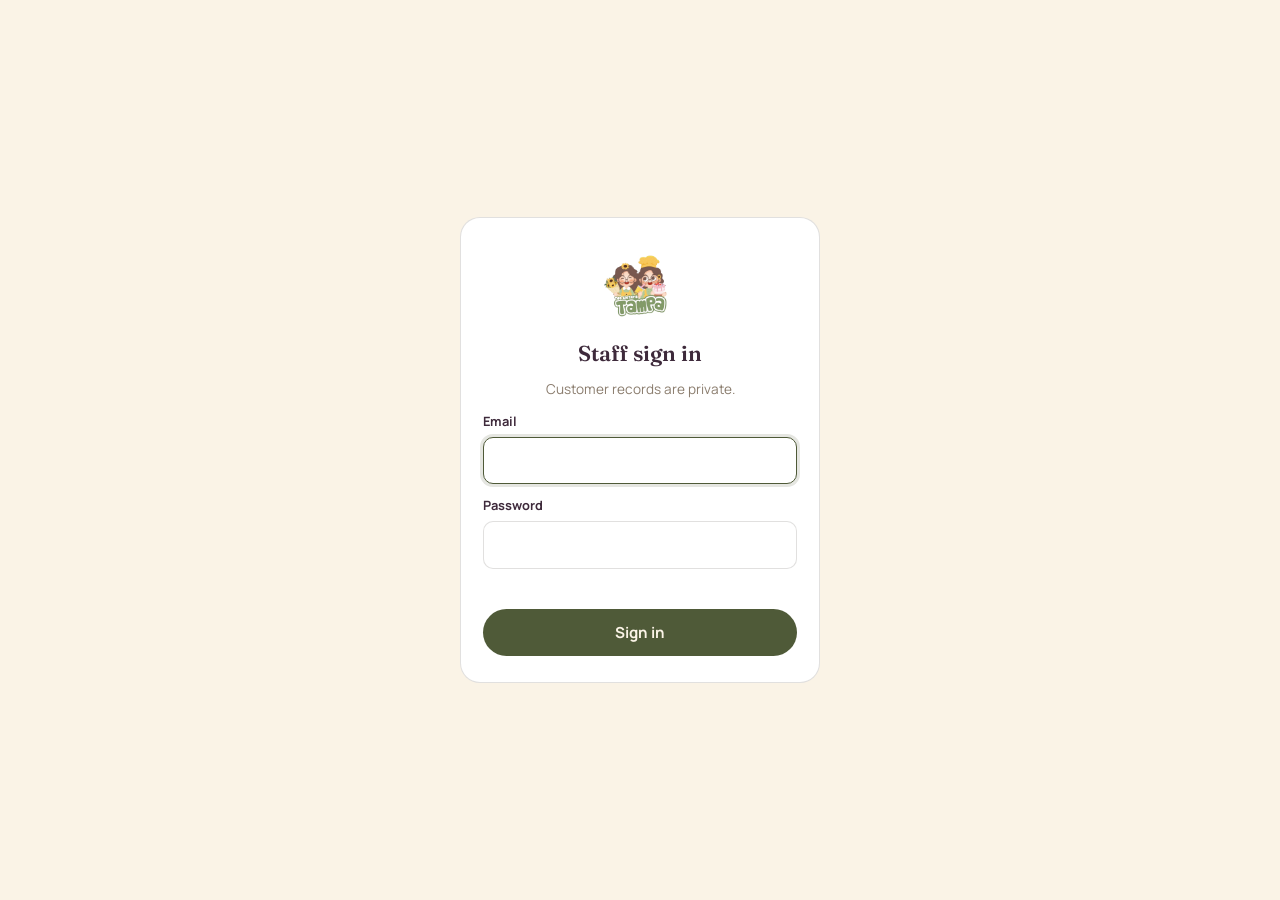
<file: customers.html>
<!DOCTYPE html>
<html lang="en">
<head>
<meta charset="UTF-8">
<meta name="viewport" content="width=device-width, initial-scale=1, viewport-fit=cover">
<meta name="robots" content="noindex, nofollow">
<title>Customers — Two Sisters Tampa</title>
<link rel="icon" type="image/png" href="images/logo.png">
<link rel="preconnect" href="https://fonts.googleapis.com">
<link rel="preconnect" href="https://fonts.gstatic.com" crossorigin>
<link href="https://fonts.googleapis.com/css2?family=Fraunces:opsz,wght@9..144,400;9..144,600&family=Manrope:wght@400;500;600;700&display=swap" rel="stylesheet">
<link rel="stylesheet" href="css/style.css">
<link rel="stylesheet" href="css/compose.css">
<link rel="stylesheet" href="css/admin.css">
</head>
<body class="admin">

<header class="c-top">
  <a class="brand" href="index.html"><img src="images/logo.png" alt="Two Sisters Tampa"></a>
  <div class="c-top-title"><strong>Customers</strong><span>Orders &amp; cake details</span></div>
  <nav class="a-nav"><a class="c-back" href="compose.html">Compose</a><a class="c-back" href="index.html">← Site</a></nav>
</header>

<main class="a-wrap">
  <div class="a-migrate" id="migrate" hidden>
    <span id="migrateText"></span>
    <button type="button" class="cta-btn" id="btnMigrate">Upload them</button>
    <button type="button" class="c-link" id="btnMigrateSkip">Not now</button>
  </div>

  <div class="cal" id="cal">
    <div class="cal-head">
      <div class="cal-title">
        <button type="button" class="cal-nav" id="calPrev" aria-label="Previous month">‹</button>
        <h2 id="calLabel" aria-live="polite"></h2>
        <button type="button" class="cal-nav" id="calNext" aria-label="Next month">›</button>
      </div>
      <div class="cal-actions">
        <span class="cal-sum" id="calSum"></span>
        <button type="button" class="c-link" id="calToday">Today</button>
        <button type="button" class="c-link" id="calToggle" aria-expanded="true" aria-controls="calBody">Hide</button>
      </div>
    </div>
    <div class="cal-body" id="calBody">
      <table class="cal-grid">
        <thead><tr><th scope="col">Sun</th><th scope="col">Mon</th><th scope="col">Tue</th><th scope="col">Wed</th><th scope="col">Thu</th><th scope="col">Fri</th><th scope="col">Sat</th></tr></thead>
        <tbody id="calRows"></tbody>
      </table>
      <div class="cal-legend" id="calLegend" role="group" aria-label="Filter calendar by category"></div>
      <div class="cal-agenda" id="calAgenda" aria-live="polite"></div>
      <p class="cal-nodate" id="calNoDate" hidden></p>
    </div>
  </div>

  <div class="a-toolbar">
    <input type="search" id="q" placeholder="Search name, phone, email, notes…" aria-label="Search customers" autocomplete="off">
    <button type="button" class="cta-btn" id="btnNew">+ New customer</button>
  </div>

  <div class="a-filters">
    <label>Category <select id="fCat"></select></label>
    <label>Delivery
      <select id="fDate">
        <option value="all">All dates</option>
        <option value="upcoming">Upcoming</option>
        <option value="week">Next 7 days</option>
        <option value="month">This month</option>
        <option value="past">Past</option>
        <option value="none">No date set</option>
      </select>
    </label>
    <label>Sort
      <select id="fSort">
        <option value="soonest">Soonest delivery</option>
        <option value="latest">Latest delivery</option>
        <option value="name">Name A–Z</option>
        <option value="total">Total (high → low)</option>
        <option value="added">Recently added</option>
      </select>
    </label>
    <button type="button" class="c-link" id="btnReset">Reset</button>
  </div>

  <div class="a-summary"><strong id="sumText"></strong><span class="a-hint" id="hint"></span></div>

  <div class="a-tablewrap">
    <table class="a-table">
      <thead><tr><th>Name</th><th>Facebook chat</th><th>Order category</th><th>Delivery date</th><th class="r">Total</th><th class="r"><span class="sr">Delete</span></th></tr></thead>
      <tbody id="rows"></tbody>
    </table>
    <div class="a-empty" id="empty" hidden></div>
  </div>

  <p class="a-foot">
    <span id="storageNote"></span>
    <button type="button" class="c-link" id="btnExport">Export backup</button>
    <button type="button" class="c-link" id="btnImport">Import backup</button>
    <input type="file" id="importFile" accept="application/json,.json" hidden>
  </p>
</main>

<dialog class="drawer" id="drawer" aria-labelledby="drawerTitle">
  <form class="c-form" id="custForm" novalidate autocomplete="off">
    <div class="drawer-head">
      <h2 id="drawerTitle">New customer</h2>
      <button type="button" class="drawer-x" id="btnX" aria-label="Close">×</button>
    </div>

    <div class="drawer-body">
      <div class="field"><label for="f-name">Name</label><input id="f-name" type="text" placeholder="Katarina Smith"><p class="field-error" id="e-name"></p></div>
      <div class="field"><label for="f-fb">Facebook chat link</label><input id="f-fb" type="text" inputmode="url" placeholder="m.me/katarina.smith"><p class="field-error" id="e-fb"></p></div>
      <div class="two">
        <div class="field"><label for="f-phone">Phone number</label><input id="f-phone" type="tel" placeholder="+1 555 123 4567"><p class="field-error" id="e-phone"></p></div>
        <div class="field"><label for="f-email">Email</label><input id="f-email" type="email" inputmode="email" placeholder="name@example.com"><p class="field-error" id="e-email"></p></div>
      </div>
      <div class="field"><label for="f-date">Delivery date</label><input id="f-date" type="date"><p class="field-error" id="e-date"></p></div>

      <div class="field">
        <span class="lbl">Order category <small>(pick all that apply)</small></span>
        <div class="chipset" id="chips" role="group" aria-label="Order categories"></div>
        <div class="addcat"><input id="newCat" type="text" placeholder="Add another category…" aria-label="New category name"><button type="button" class="c-link" id="btnAddCat">Add</button></div>
      </div>

      <div class="field"><label for="f-detail">Detail</label><textarea id="f-detail" rows="4" placeholder="Size, flavor, design, delivery address…"></textarea></div>

      <div class="field">
        <span class="lbl">Price breakdown <small>(choose items from the menu, or add a custom item)</small></span>
        <div id="items"></div>
        <p class="field-error" id="e-items"></p>
        <button type="button" class="c-link addline" id="btnAddItem">+ Add item</button>
        <div class="total-row">
          <label for="f-total">Total (USD)</label>
          <input id="f-total" type="text" inputmode="decimal" placeholder="0">
        </div>
        <small class="total-hint" id="totalHint"></small>
        <p class="field-error" id="e-total"></p>
      </div>

      <div class="field">
        <span class="lbl">Reference pictures</span>
        <div class="thumbs" id="thumbs"></div>
        <label class="filebtn">+ Add pictures<input id="f-images" type="file" accept="image/*" multiple hidden></label>
        <p class="field-error" id="e-images"></p>
      </div>

      <div class="field"><label for="f-note">Note</label><textarea id="f-note" rows="3" placeholder="Internal notes (not sent to the customer)"></textarea></div>
      <p class="field-error" id="e-form" role="alert"></p>
    </div>

    <div class="drawer-foot">
      <div class="left">
        <button type="button" class="btn-danger" id="btnDelete" hidden>Delete</button>
        <button type="button" class="cta-btn ghost" id="btnCompose" hidden>Compose email →</button>
      </div>
      <div class="right">
        <button type="button" class="cta-btn ghost" id="btnCancel">Cancel</button>
        <button type="submit" class="cta-btn" id="btnSave">Save</button>
      </div>
    </div>
  </form>
</dialog>

<dialog class="viewer" id="viewer"><img id="viewerImg" alt="Reference picture"><button type="button" class="drawer-x" id="viewerX" aria-label="Close picture">×</button></dialog>

<div class="c-toast" id="toast" role="status" aria-live="polite"></div>

<script src="js/config.js"></script>
<script src="js/store.js"></script>
<script src="js/store-supabase.js"></script>
<script src="js/auth-gate.js"></script>
<script src="js/menu-data.js"></script>
<script src="js/customers.js"></script>
</body>
</html>
</file>
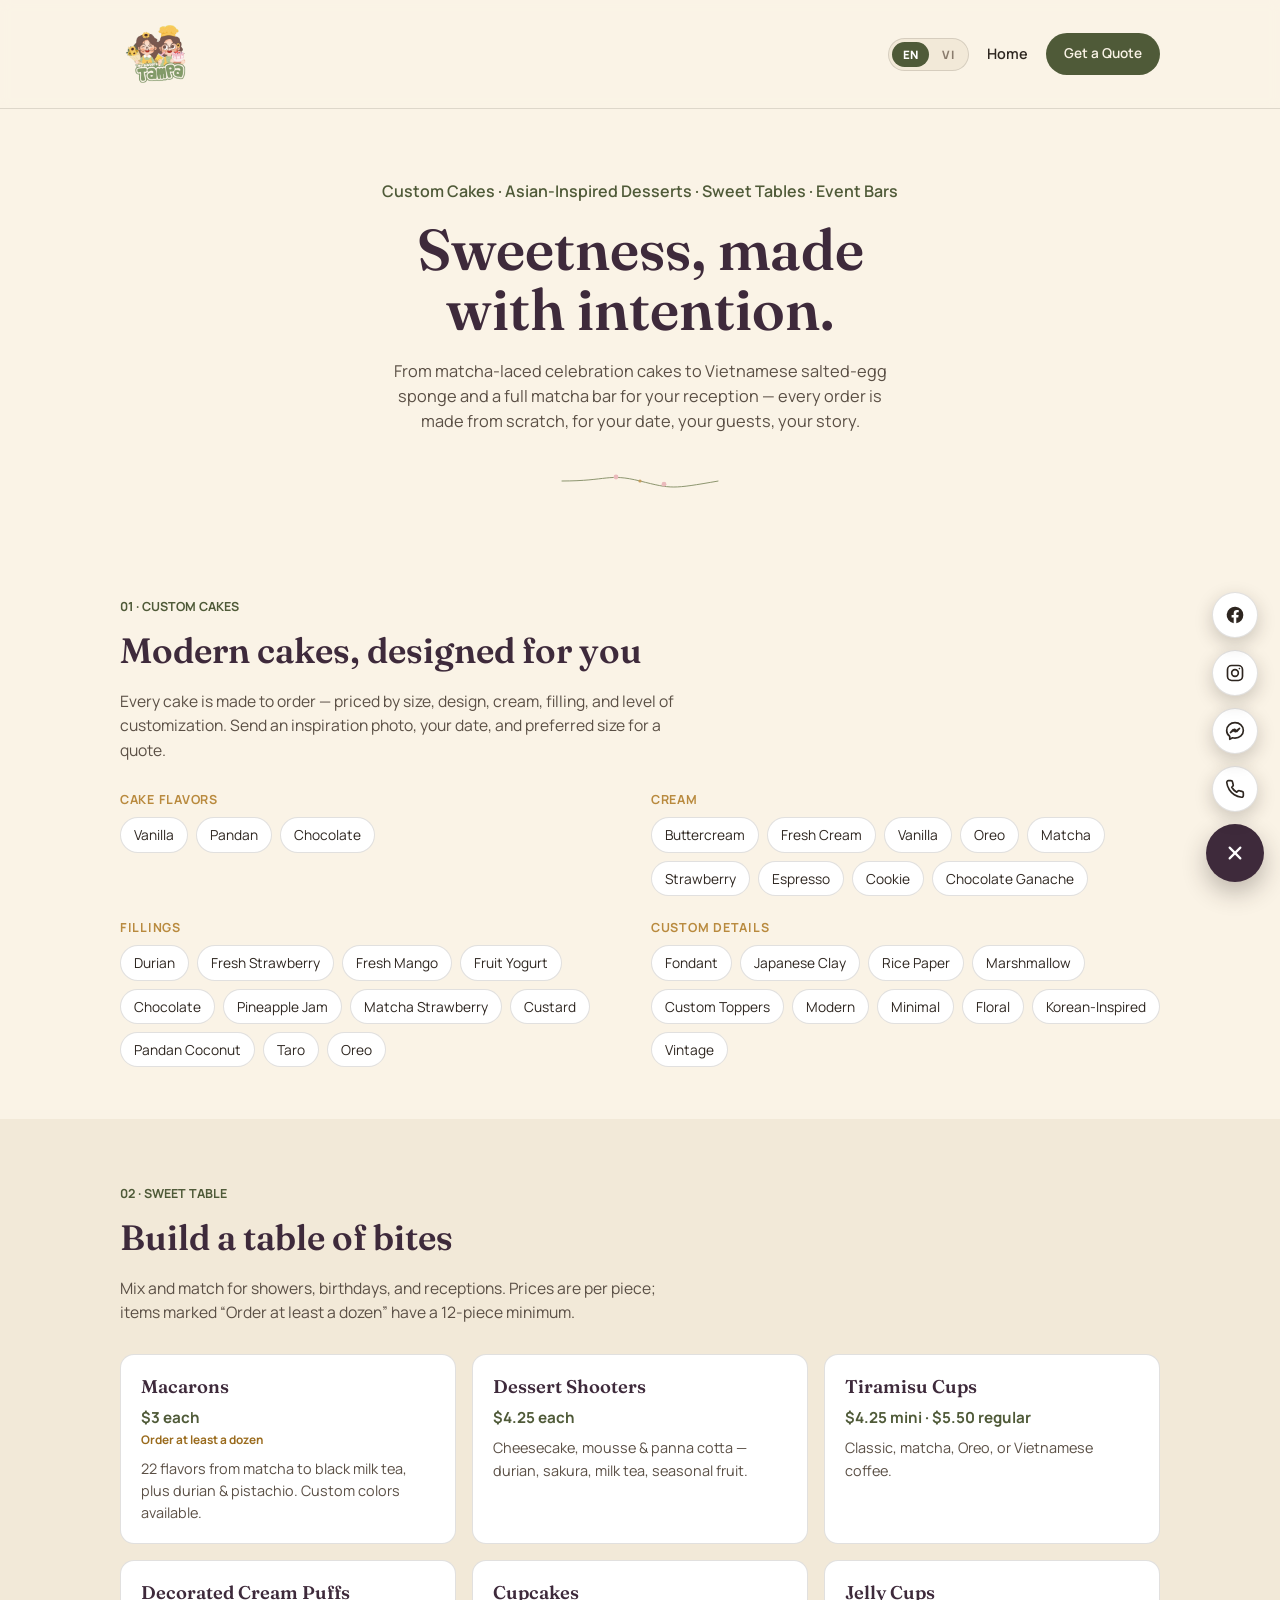
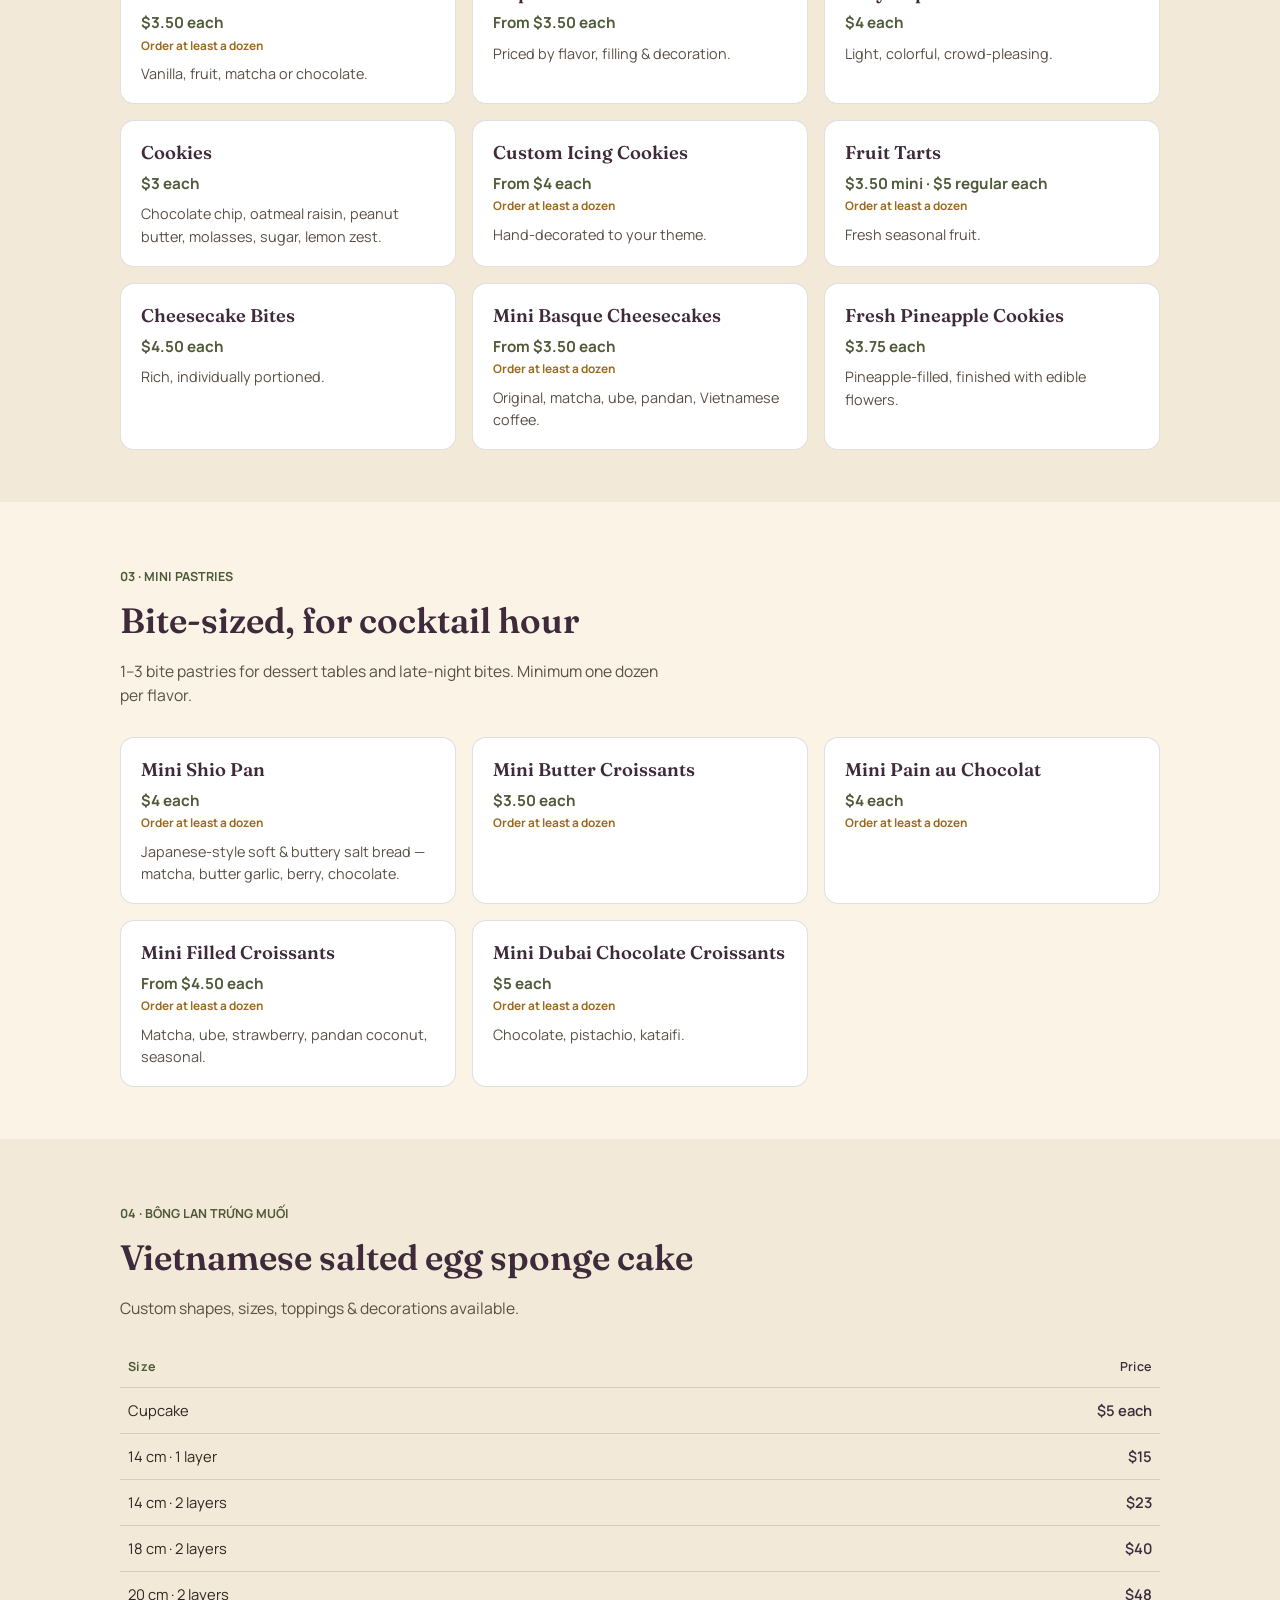
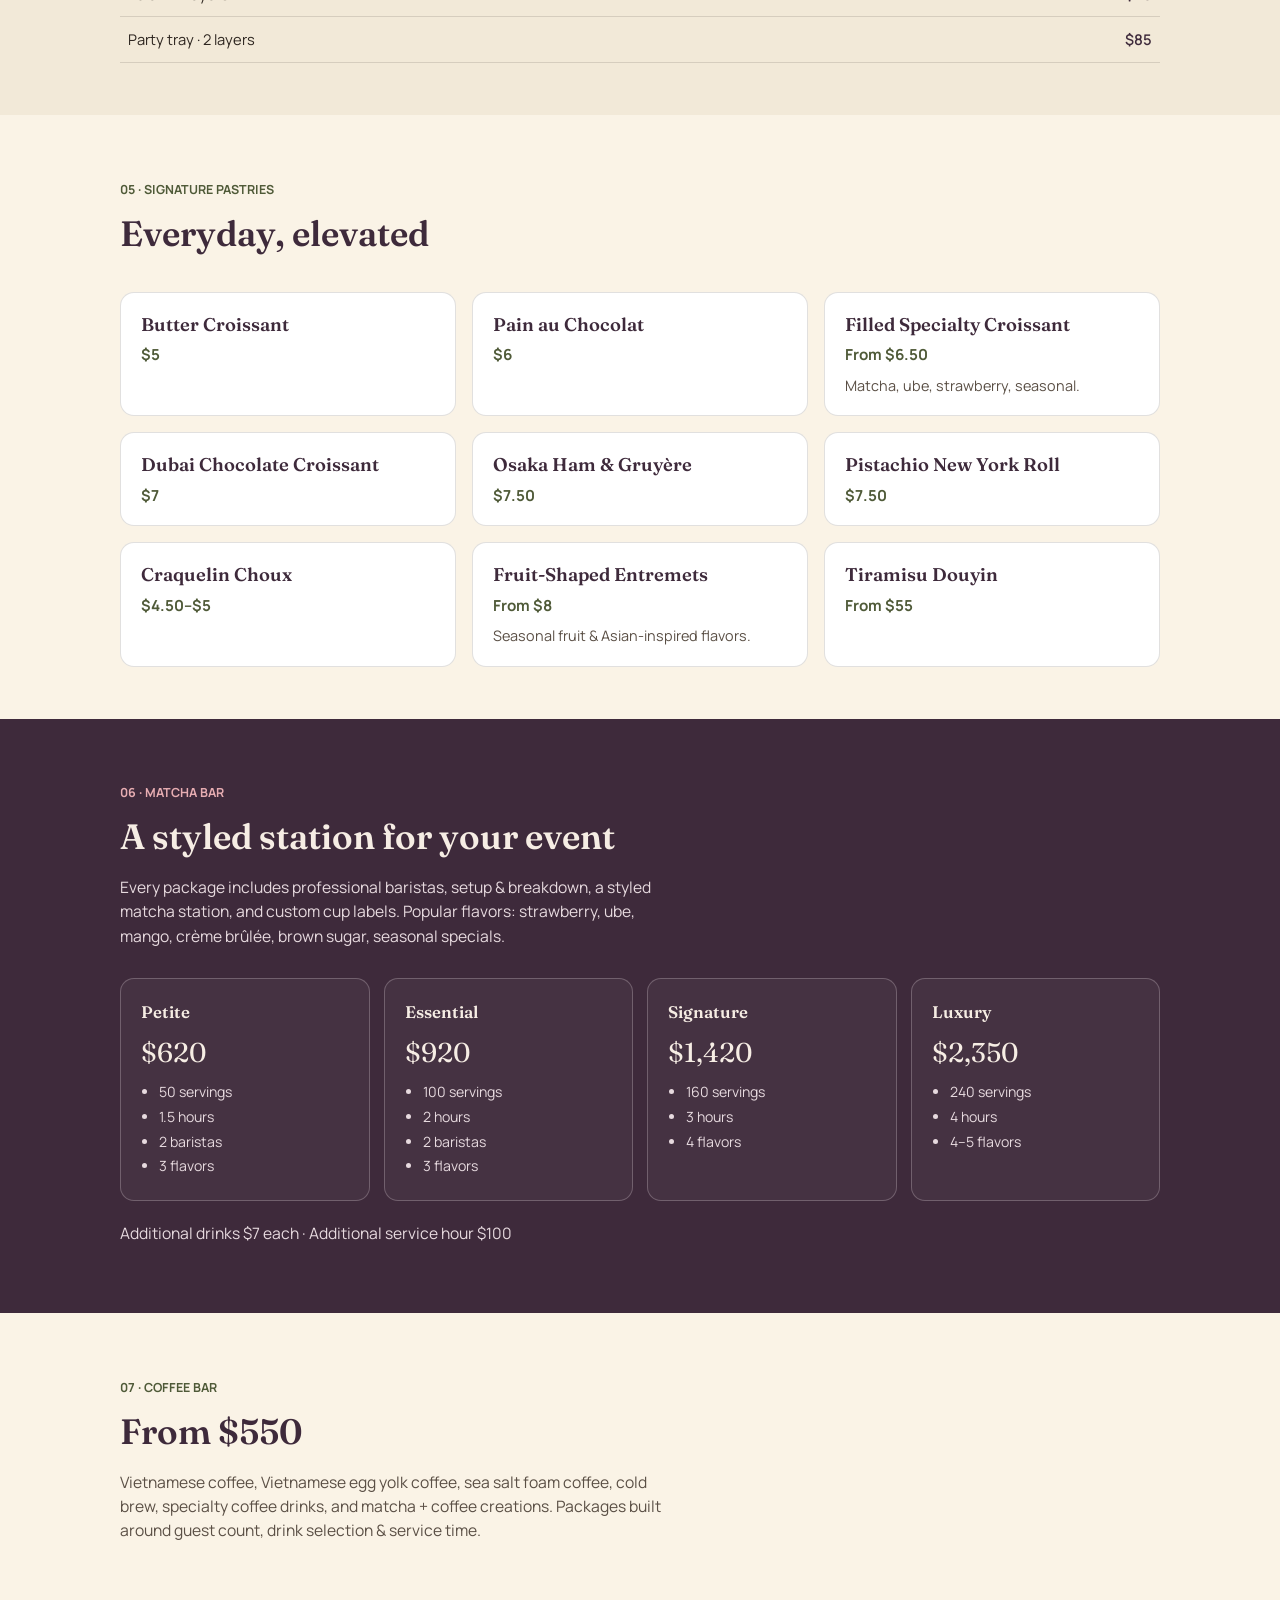
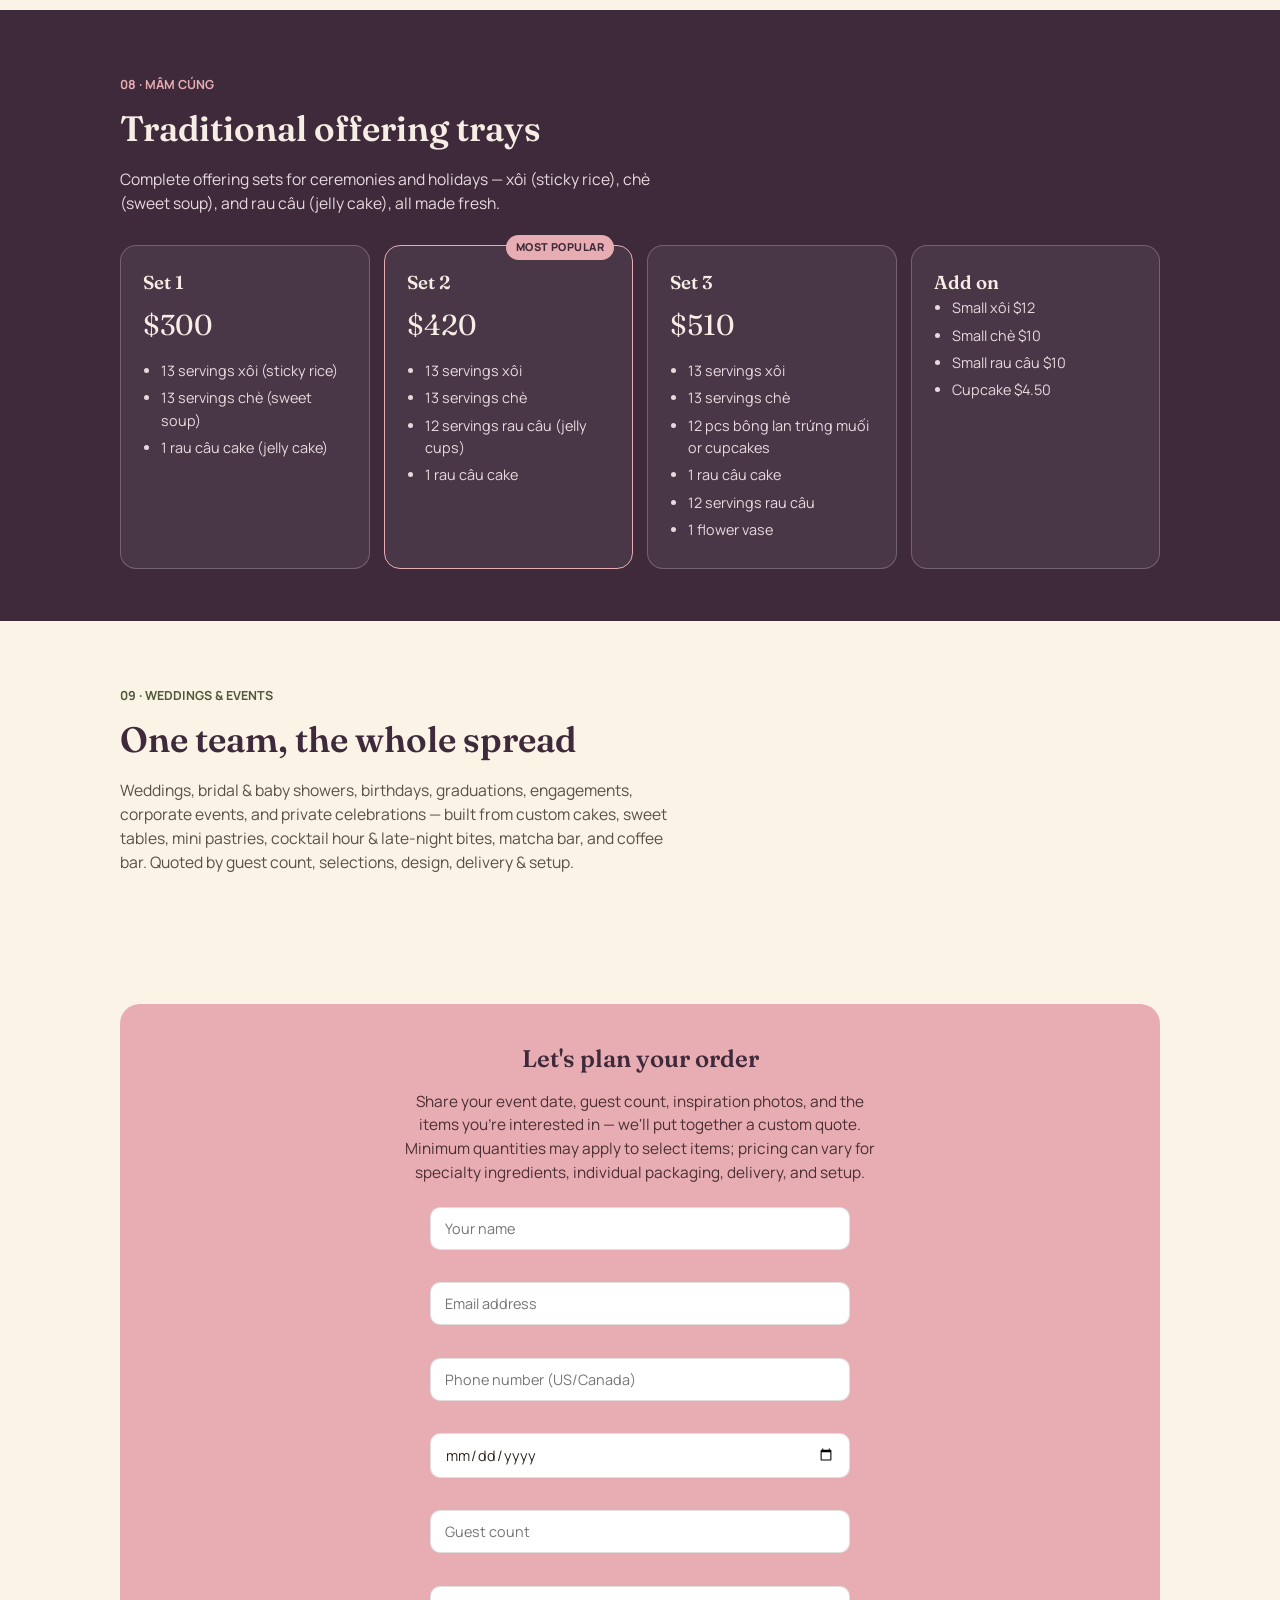
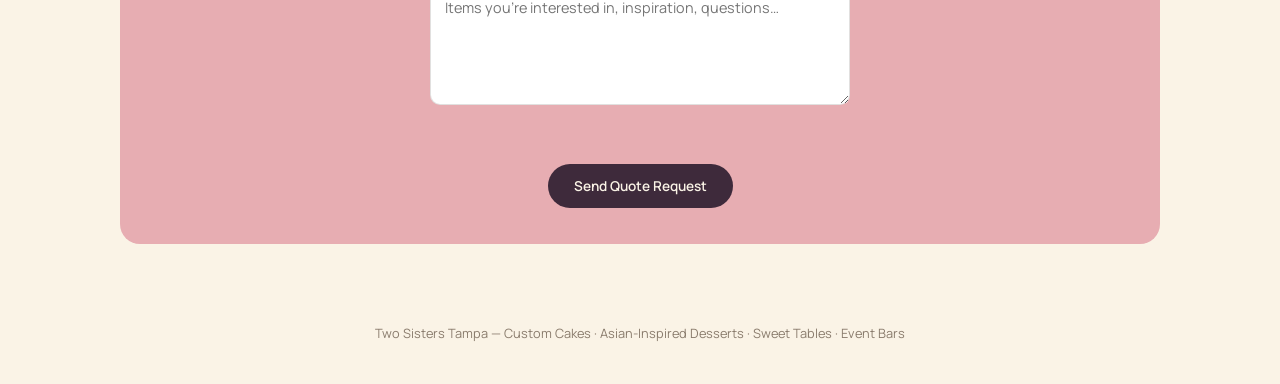
<file: menu.html>
<!doctype html>
<html lang="en">
  <head>
    <meta charset="UTF-8" />
    <meta
      name="viewport"
      content="width=device-width, initial-scale=1, viewport-fit=cover"
    />
    <title>Full Menu — Two Sisters Tampa</title>
    <meta
      name="description"
      content="Custom cakes, Asian-inspired desserts, sweet tables, mâm cúng offering trays, and event bars in Tampa."
    />
    <link rel="icon" type="image/png" href="images/logo.png" />
    <link rel="preconnect" href="https://fonts.googleapis.com" />
    <link rel="preconnect" href="https://fonts.gstatic.com" crossorigin />
    <link
      href="https://fonts.googleapis.com/css2?family=Fraunces:opsz,wght@9..144,400;9..144,500;9..144,600&family=Manrope:wght@400;500;600;700&display=swap"
      rel="stylesheet"
    />
    <link rel="stylesheet" href="css/style.css" />
  </head>
  <body>
    <header>
      <div class="navrow">
        <a class="brand" href="index.html"
          ><img src="images/logo.png" alt="Two Sisters Tampa"
        /></a>
        <nav class="navlinks">
          <div class="langtoggle">
            <button data-lang="en" class="active">EN</button
            ><button data-lang="vi">VI</button>
          </div>
          <a href="index.html" data-en="Home" data-vi="Trang Chủ">Home</a>
          <a
            class="cta-btn"
            href="#quote"
            data-en="Get a Quote"
            data-vi="Nhận Báo Giá"
            >Get a Quote</a
          >
        </nav>
      </div>
    </header>

    <section class="hero">
      <div class="wrap">
        <p
          class="tag"
          data-en="Custom Cakes · Asian-Inspired Desserts · Sweet Tables · Event Bars"
          data-vi="Bánh Kem Đặt Riêng · Bánh Á Đông · Bàn Tiệc Ngọt · Quầy Sự Kiện"
        >
          Custom Cakes · Asian-Inspired Desserts · Sweet Tables · Event Bars
        </p>
        <h1>
          <span data-en="Sweetness, made" data-vi="Ngọt ngào, làm từ"
            >Sweetness, made</span
          ><br /><span data-en="with intention." data-vi="tâm huyết."
            >with intention.</span
          >
        </h1>
        <p
          class="sub"
          data-en="From matcha-laced celebration cakes to Vietnamese salted-egg sponge and a full matcha bar for your reception — every order is made from scratch, for your date, your guests, your story."
          data-vi="Từ bánh kem sinh nhật vị matcha đến bông lan trứng muối và quầy matcha đầy đủ cho tiệc của bạn — mọi đơn hàng đều làm thủ công, theo ngày, theo khách, theo câu chuyện riêng của bạn."
        >
          From matcha-laced celebration cakes to Vietnamese salted-egg sponge
          and a full matcha bar for your reception — every order is made from
          scratch, for your date, your guests, your story.
        </p>
        <svg
          class="divider"
          viewBox="0 0 200 30"
          fill="none"
          xmlns="http://www.w3.org/2000/svg"
        >
          <path
            d="M2 15 C 60 15, 60 5, 100 15 S 140 25, 198 15"
            stroke="#6C7A4C"
            stroke-width="1.2"
          />
          <circle cx="70" cy="10" r="3" fill="#E7ADB2" />
          <circle cx="130" cy="19" r="3" fill="#E7ADB2" />
          <circle cx="100" cy="15" r="2" fill="#B98A3E" />
        </svg>
      </div>
    </section>

    <section id="cakes">
      <div class="wrap">
        <p class="eyebrow">
          01 ·
          <span data-en="CUSTOM CAKES" data-vi="BÁNH KEM ĐẶT RIÊNG"
            >CUSTOM CAKES</span
          >
        </p>
        <h2
          class="stitle"
          data-en="Modern cakes, designed for you"
          data-vi="Bánh kem hiện đại, thiết kế riêng cho bạn"
        >
          Modern cakes, designed for you
        </h2>
        <p
          class="sintro"
          data-en="Every cake is made to order — priced by size, design, cream, filling, and level of customization. Send an inspiration photo, your date, and preferred size for a quote."
          data-vi="Mỗi chiếc bánh đều được làm theo đơn — giá tùy theo kích thước, thiết kế, loại kem, nhân bánh và mức độ tùy chỉnh. Gửi ảnh mẫu, ngày sự kiện và kích thước mong muốn để nhận báo giá."
        >
          Every cake is made to order — priced by size, design, cream, filling,
          and level of customization. Send an inspiration photo, your date, and
          preferred size for a quote.
        </p>
        <div class="taggrid">
          <div class="tagblock">
            <h4>CAKE FLAVORS</h4>
            <div class="pills">
              <span class="pill">Vanilla</span><span class="pill">Pandan</span
              ><span class="pill">Chocolate</span>
            </div>
          </div>
          <div class="tagblock">
            <h4>CREAM</h4>
            <div class="pills">
              <span class="pill">Buttercream</span
              ><span class="pill">Fresh Cream</span
              ><span class="pill">Vanilla</span><span class="pill">Oreo</span
              ><span class="pill">Matcha</span
              ><span class="pill">Strawberry</span
              ><span class="pill">Espresso</span><span class="pill">Cookie</span
              ><span class="pill">Chocolate Ganache</span>
            </div>
          </div>
          <div class="tagblock">
            <h4>FILLINGS</h4>
            <div class="pills">
              <span class="pill">Durian</span
              ><span class="pill">Fresh Strawberry</span
              ><span class="pill">Fresh Mango</span
              ><span class="pill">Fruit Yogurt</span
              ><span class="pill">Chocolate</span
              ><span class="pill">Pineapple Jam</span
              ><span class="pill">Matcha Strawberry</span
              ><span class="pill">Custard</span
              ><span class="pill">Pandan Coconut</span
              ><span class="pill">Taro</span><span class="pill">Oreo</span>
            </div>
          </div>
          <div class="tagblock">
            <h4>CUSTOM DETAILS</h4>
            <div class="pills">
              <span class="pill">Fondant</span
              ><span class="pill">Japanese Clay</span
              ><span class="pill">Rice Paper</span
              ><span class="pill">Marshmallow</span
              ><span class="pill">Custom Toppers</span
              ><span class="pill">Modern</span><span class="pill">Minimal</span
              ><span class="pill">Floral</span
              ><span class="pill">Korean-Inspired</span
              ><span class="pill">Vintage</span>
            </div>
          </div>
        </div>
      </div>
    </section>

    <section class="alt" id="sweet-table">
  <div class="wrap">
    <p class="eyebrow">02 · <span data-en="SWEET TABLE" data-vi="BÀN TIỆC NGỌT">SWEET TABLE</span></p>
    <h2 class="stitle" data-en="Build a table of bites" data-vi="Xây dựng bàn tiệc ngọt">Build a table of bites</h2>
    <p class="sintro" data-en="Mix and match for showers, birthdays, and receptions. Prices are per piece; items marked “Order at least a dozen” have a 12-piece minimum." data-vi="Kết hợp tự do cho baby shower, sinh nhật và tiệc cưới. Giá tính theo từng cái; các món ghi “Đặt tối thiểu 1 tá” cần đặt ít nhất 12 cái.">Mix and match for showers, birthdays, and receptions. Prices are per piece; items marked “Order at least a dozen” have a 12-piece minimum.</p>
    <div class="grid">
      <div class="card has-bg"><div class="card-content"><h3>Macarons</h3><div class="price">$3 each</div><div class="minnote" data-en="Order at least a dozen" data-vi="Đặt tối thiểu 1 tá">Order at least a dozen</div><p>22 flavors from matcha to black milk tea, plus durian &amp; pistachio. Custom colors available.</p></div></div>
      <div class="card has-bg"><div class="card-content"><h3>Dessert Shooters</h3><div class="price">$4.25 each</div><p>Cheesecake, mousse &amp; panna cotta — durian, sakura, milk tea, seasonal fruit.</p></div></div>
      <div class="card has-bg"><div class="card-content"><h3>Tiramisu Cups</h3><div class="price">$4.25 mini · $5.50 regular</div><p>Classic, matcha, Oreo, or Vietnamese coffee.</p></div></div>
      <div class="card has-bg"><div class="card-content"><h3>Decorated Cream Puffs</h3><div class="price">$3.50 each</div><div class="minnote" data-en="Order at least a dozen" data-vi="Đặt tối thiểu 1 tá">Order at least a dozen</div><p>Vanilla, fruit, matcha or chocolate.</p></div></div>
      <div class="card has-bg"><div class="card-content"><h3>Cupcakes</h3><div class="price">From $3.50 each</div><p>Priced by flavor, filling &amp; decoration.</p></div></div>
      <div class="card has-bg"><div class="card-content"><h3>Jelly Cups</h3><div class="price">$4 each</div><p>Light, colorful, crowd-pleasing.</p></div></div>
      <div class="card has-bg"><div class="card-content"><h3>Cookies</h3><div class="price">$3 each</div><p>Chocolate chip, oatmeal raisin, peanut butter, molasses, sugar, lemon zest.</p></div></div>
      <div class="card has-bg"><div class="card-content"><h3>Custom Icing Cookies</h3><div class="price">From $4 each</div><div class="minnote" data-en="Order at least a dozen" data-vi="Đặt tối thiểu 1 tá">Order at least a dozen</div><p>Hand-decorated to your theme.</p></div></div>
      <div class="card has-bg"><div class="card-content"><h3>Fruit Tarts</h3><div class="price">$3.50 mini · $5 regular each</div><div class="minnote" data-en="Order at least a dozen" data-vi="Đặt tối thiểu 1 tá">Order at least a dozen</div><p>Fresh seasonal fruit.</p></div></div>
      <div class="card has-bg"><div class="card-content"><h3>Cheesecake Bites</h3><div class="price">$4.50 each</div><p>Rich, individually portioned.</p></div></div>
      <div class="card has-bg"><div class="card-content"><h3>Mini Basque Cheesecakes</h3><div class="price">From $3.50 each</div><div class="minnote" data-en="Order at least a dozen" data-vi="Đặt tối thiểu 1 tá">Order at least a dozen</div><p>Original, matcha, ube, pandan, Vietnamese coffee.</p></div></div>
      <div class="card has-bg"><div class="card-content"><h3>Fresh Pineapple Cookies</h3><div class="price">$3.75 each</div><p>Pineapple-filled, finished with edible flowers.</p></div></div>
    </div>
  </div>
</section>

<section id="pastries">
  <div class="wrap">
    <p class="eyebrow">03 · <span data-en="MINI PASTRIES" data-vi="BÁNH MINI">MINI PASTRIES</span></p>
    <h2 class="stitle" data-en="Bite-sized, for cocktail hour" data-vi="Kích thước nhỏ gọn cho giờ cocktail">Bite-sized, for cocktail hour</h2>
    <p class="sintro" data-en="1–3 bite pastries for dessert tables and late-night bites. Minimum one dozen per flavor." data-vi="Bánh 1–3 miếng cho bàn tráng miệng và tiệc khuya. Đặt tối thiểu 1 tá mỗi vị.">1–3 bite pastries for dessert tables and late-night bites. Minimum one dozen per flavor.</p>
    <div class="grid">
      <div class="card has-bg"><div class="card-content"><h3>Mini Shio Pan</h3><div class="price">$4 each</div><div class="minnote" data-en="Order at least a dozen" data-vi="Đặt tối thiểu 1 tá">Order at least a dozen</div><p>Japanese-style soft &amp; buttery salt bread — matcha, butter garlic, berry, chocolate.</p></div></div>
      <div class="card has-bg"><div class="card-content"><h3>Mini Butter Croissants</h3><div class="price">$3.50 each</div><div class="minnote" data-en="Order at least a dozen" data-vi="Đặt tối thiểu 1 tá">Order at least a dozen</div></div></div>
      <div class="card has-bg"><div class="card-content"><h3>Mini Pain au Chocolat</h3><div class="price">$4 each</div><div class="minnote" data-en="Order at least a dozen" data-vi="Đặt tối thiểu 1 tá">Order at least a dozen</div></div></div>
      <div class="card has-bg"><div class="card-content"><h3>Mini Filled Croissants</h3><div class="price">From $4.50 each</div><div class="minnote" data-en="Order at least a dozen" data-vi="Đặt tối thiểu 1 tá">Order at least a dozen</div><p>Matcha, ube, strawberry, pandan coconut, seasonal.</p></div></div>
      <div class="card has-bg"><div class="card-content"><h3>Mini Dubai Chocolate Croissants</h3><div class="price">$5 each</div><div class="minnote" data-en="Order at least a dozen" data-vi="Đặt tối thiểu 1 tá">Order at least a dozen</div><p>Chocolate, pistachio, kataifi.</p></div></div>
    </div>
  </div>
</section>

    <section class="alt" id="bong-lan">
      <div class="wrap">
        <p class="eyebrow">04 · BÔNG LAN TRỨNG MUỐI</p>
        <h2
          class="stitle"
          data-en="Vietnamese salted egg sponge cake"
          data-vi="Bánh bông lan trứng muối"
        >
          Vietnamese salted egg sponge cake
        </h2>
        <p
          class="sintro"
          data-en="Custom shapes, sizes, toppings &amp; decorations available."
          data-vi="Có thể tạo hình, chọn kích thước, topping &amp; trang trí theo yêu cầu."
        >
          Custom shapes, sizes, toppings &amp; decorations available.
        </p>
        <table>
          <tr>
            <th data-en="Size" data-vi="Kích thước">Size</th>
            <th data-en="Price" data-vi="Giá">Price</th>
          </tr>
          <tr>
            <td>Cupcake</td>
            <td>$5 each</td>
          </tr>
          <tr>
            <td>14 cm · 1 layer</td>
            <td>$15</td>
          </tr>
          <tr>
            <td>14 cm · 2 layers</td>
            <td>$23</td>
          </tr>
          <tr>
            <td>18 cm · 2 layers</td>
            <td>$40</td>
          </tr>
          <tr>
            <td>20 cm · 2 layers</td>
            <td>$48</td>
          </tr>
          <tr>
            <td>Party tray · 2 layers</td>
            <td>$85</td>
          </tr>
        </table>
      </div>
    </section>

    <section id="signature">
      <div class="wrap">
        <p class="eyebrow">
          05 ·
          <span data-en="SIGNATURE PASTRIES" data-vi="BÁNH ĐẶC TRƯNG"
            >SIGNATURE PASTRIES</span
          >
        </p>
        <h2
          class="stitle"
          data-en="Everyday, elevated"
          data-vi="Món quen, nâng tầm mỗi ngày"
        >
          Everyday, elevated
        </h2>
        <div class="grid">
          <div class="card">
            <h3>Butter Croissant</h3>
            <div class="price">$5</div>
          </div>
          <div class="card">
            <h3>Pain au Chocolat</h3>
            <div class="price">$6</div>
          </div>
          <div class="card">
            <h3>Filled Specialty Croissant</h3>
            <div class="price">From $6.50</div>
            <p>Matcha, ube, strawberry, seasonal.</p>
          </div>
          <div class="card">
            <h3>Dubai Chocolate Croissant</h3>
            <div class="price">$7</div>
          </div>
          <div class="card">
            <h3>Osaka Ham &amp; Gruyère</h3>
            <div class="price">$7.50</div>
          </div>
          <div class="card">
            <h3>Pistachio New York Roll</h3>
            <div class="price">$7.50</div>
          </div>
          <div class="card">
            <h3>Craquelin Choux</h3>
            <div class="price">$4.50–$5</div>
          </div>
          <div class="card">
            <h3>Fruit-Shaped Entremets</h3>
            <div class="price">From $8</div>
            <p>Seasonal fruit &amp; Asian-inspired flavors.</p>
          </div>
          <div class="card">
            <h3>Tiramisu Douyin</h3>
            <div class="price">From $55</div>
          </div>
        </div>
      </div>
    </section>

    <section class="dark" id="matcha-bar">
      <div class="wrap">
        <p class="eyebrow" style="color: var(--sakura)">
          06 ·
          <span data-en="MATCHA BAR" data-vi="QUẦY MATCHA">MATCHA BAR</span>
        </p>
        <h2
          class="stitle"
          data-en="A styled station for your event"
          data-vi="Quầy matcha trang trí cho sự kiện của bạn"
        >
          A styled station for your event
        </h2>
        <p
          class="sintro"
          data-en="Every package includes professional baristas, setup &amp; breakdown, a styled matcha station, and custom cup labels. Popular flavors: strawberry, ube, mango, crème brûlée, brown sugar, seasonal specials."
          data-vi="Mỗi gói đều gồm barista chuyên nghiệp, dựng &amp; dọn quầy, trang trí quầy matcha và nhãn ly riêng. Vị được yêu thích: dâu, khoai môn, xoài, crème brûlée, đường nâu, vị theo mùa."
        >
          Every package includes professional baristas, setup &amp; breakdown, a
          styled matcha station, and custom cup labels. Popular flavors:
          strawberry, ube, mango, crème brûlée, brown sugar, seasonal specials.
        </p>
        <div class="pkg-grid">
          <div class="pkg">
            <h3>Petite</h3>
            <div class="amt">$620</div>
            <ul>
              <li>50 servings</li>
              <li>1.5 hours</li>
              <li>2 baristas</li>
              <li>3 flavors</li>
            </ul>
          </div>
          <div class="pkg">
            <h3>Essential</h3>
            <div class="amt">$920</div>
            <ul>
              <li>100 servings</li>
              <li>2 hours</li>
              <li>2 baristas</li>
              <li>3 flavors</li>
            </ul>
          </div>
          <div class="pkg">
            <h3>Signature</h3>
            <div class="amt">$1,420</div>
            <ul>
              <li>160 servings</li>
              <li>3 hours</li>
              <li>4 flavors</li>
            </ul>
          </div>
          <div class="pkg">
            <h3>Luxury</h3>
            <div class="amt">$2,350</div>
            <ul>
              <li>240 servings</li>
              <li>4 hours</li>
              <li>4–5 flavors</li>
            </ul>
          </div>
        </div>
        <p
          class="sintro"
          style="margin-top: 20px"
          data-en="Additional drinks $7 each · Additional service hour $100"
          data-vi="Thêm ly $7/ly · Thêm giờ phục vụ $100/giờ"
        >
          Additional drinks $7 each · Additional service hour $100
        </p>
      </div>
    </section>

    <section id="coffee">
      <div class="wrap">
        <p class="eyebrow">
          07 ·
          <span data-en="COFFEE BAR" data-vi="QUẦY CÀ PHÊ">COFFEE BAR</span>
        </p>
        <h2 class="stitle" data-en="From $550" data-vi="Từ $550">From $550</h2>
        <p
          class="sintro"
          data-en="Vietnamese coffee, Vietnamese egg yolk coffee, sea salt foam coffee, cold brew, specialty coffee drinks, and matcha + coffee creations. Packages built around guest count, drink selection &amp; service time."
          data-vi="Cà phê Việt, cà phê trứng, cà phê muối, cold brew, các thức uống cà phê đặc biệt và món kết hợp matcha + cà phê. Gói được xây dựng theo số khách, loại thức uống &amp; thời gian phục vụ."
        >
          Vietnamese coffee, Vietnamese egg yolk coffee, sea salt foam coffee,
          cold brew, specialty coffee drinks, and matcha + coffee creations.
          Packages built around guest count, drink selection &amp; service time.
        </p>
      </div>
    </section>

    <section class="alt dark" id="mam-cung">
      <div class="wrap">
        <p class="eyebrow" style="color: var(--sakura)">
          08 · <span data-en="MÂM CÚNG" data-vi="MÂM CÚNG">MÂM CÚNG</span>
        </p>
        <h2
          class="stitle"
          data-en="Traditional offering trays"
          data-vi="Mâm cúng truyền thống"
        >
          Traditional offering trays
        </h2>
        <p
          class="sintro"
          data-en="Complete offering sets for ceremonies and holidays — xôi (sticky rice), chè (sweet soup), and rau câu (jelly cake), all made fresh."
          data-vi="Mâm cúng trọn bộ cho lễ cúng và ngày rằm — xôi, chè và bánh rau câu, làm mới hoàn toàn."
        >
          Complete offering sets for ceremonies and holidays — xôi (sticky
          rice), chè (sweet soup), and rau câu (jelly cake), all made fresh.
        </p>

        <div class="pkg-grid" style="margin-top: 30px">
          <div class="setcard">
            <h3 data-en="Set 1" data-vi="Mâm Set 1">Set 1</h3>
            <div class="amt">$300</div>
            <ul>
              <li data-en="13 servings xôi (sticky rice)" data-vi="13 phần xôi">
                13 servings xôi (sticky rice)
              </li>
              <li data-en="13 servings chè (sweet soup)" data-vi="13 phần chè">
                13 servings chè (sweet soup)
              </li>
              <li
                data-en="1 rau câu cake (jelly cake)"
                data-vi="1 bánh rau câu"
              >
                1 rau câu cake (jelly cake)
              </li>
            </ul>
          </div>
          <div class="setcard featured">
            <span class="badge" data-en="MOST POPULAR" data-vi="PHỔ BIẾN NHẤT"
              >MOST POPULAR</span
            >
            <h3 data-en="Set 2" data-vi="Mâm Set 2">Set 2</h3>
            <div class="amt">$420</div>
            <ul>
              <li data-en="13 servings xôi" data-vi="13 phần xôi">
                13 servings xôi
              </li>
              <li data-en="13 servings chè" data-vi="13 phần chè">
                13 servings chè
              </li>
              <li
                data-en="12 servings rau câu (jelly cups)"
                data-vi="12 phần rau câu"
              >
                12 servings rau câu (jelly cups)
              </li>
              <li data-en="1 rau câu cake" data-vi="1 bánh rau câu">
                1 rau câu cake
              </li>
            </ul>
          </div>
          <div class="setcard">
            <h3 data-en="Set 3" data-vi="Mâm Set 3">Set 3</h3>
            <div class="amt">$510</div>
            <ul>
              <li data-en="13 servings xôi" data-vi="13 phần xôi">
                13 servings xôi
              </li>
              <li data-en="13 servings chè" data-vi="13 phần chè">
                13 servings chè
              </li>
              <li
                data-en="12 pcs bông lan trứng muối or cupcakes"
                data-vi="12 phần bông lan trứng muối hoặc cupcake"
              >
                12 pcs bông lan trứng muối or cupcakes
              </li>
              <li data-en="1 rau câu cake" data-vi="1 bánh rau câu">
                1 rau câu cake
              </li>
              <li data-en="12 servings rau câu" data-vi="12 phần rau câu">
                12 servings rau câu
              </li>
              <li data-en="1 flower vase" data-vi="1 bình hoa">
                1 flower vase
              </li>
            </ul>
          </div>
          <div class="setcard">
            <!-- <span class="badge" data-en="ADD ON" data-vi="ĐẶT THÊM">MOST POPULAR</span> -->
            <h3 data-en="Add on" data-vi="Đặt thêm">Add on</h3>
            <!-- <div class="amt">$420</div> -->
            <ul>
              <li data-en="Small xôi $12" data-vi="Xôi $12">Small xôi $12</li>
              <li data-en="Small chè $10" data-vi="Chè $12">Small chè $10</li>
              <li data-en="Small rau câu $10" data-vi="Rau câu $10">
                Small rau câu $10
              </li>
              <li data-en="Cupcake $4.50" data-vi="Cupcake $4.50">
                Cupcake $4.50
              </li>
            </ul>
          </div>
        </div>
      </div>
    </section>

    <section id="events">
      <div class="wrap">
        <p class="eyebrow">
          09 ·
          <span data-en="WEDDINGS &amp; EVENTS" data-vi="ĐÁM CƯỚI &amp; SỰ KIỆN"
            >WEDDINGS &amp; EVENTS</span
          >
        </p>
        <h2
          class="stitle"
          data-en="One team, the whole spread"
          data-vi="Một đội ngũ, trọn bộ tiệc"
        >
          One team, the whole spread
        </h2>
        <p
          class="sintro"
          data-en="Weddings, bridal &amp; baby showers, birthdays, graduations, engagements, corporate events, and private celebrations — built from custom cakes, sweet tables, mini pastries, cocktail hour &amp; late-night bites, matcha bar, and coffee bar. Quoted by guest count, selections, design, delivery &amp; setup."
          data-vi="Đám cưới, tiệc cô dâu &amp; baby shower, sinh nhật, lễ tốt nghiệp, đính hôn, sự kiện công ty và tiệc riêng tư — kết hợp bánh kem đặt riêng, bàn tiệc ngọt, bánh mini, tiệc cocktail &amp; tiệc khuya, quầy matcha và quầy cà phê. Báo giá theo số khách, lựa chọn món, thiết kế, giao hàng &amp; setup."
        >
          Weddings, bridal &amp; baby showers, birthdays, graduations,
          engagements, corporate events, and private celebrations — built from
          custom cakes, sweet tables, mini pastries, cocktail hour &amp;
          late-night bites, matcha bar, and coffee bar. Quoted by guest count,
          selections, design, delivery &amp; setup.
        </p>
      </div>
    </section>

    <section id="quote">
      <div class="wrap">
        <div class="quote">
          <h2
            data-en="Let's plan your order"
            data-vi="Cùng lên kế hoạch cho đơn hàng của bạn"
          >
            Let's plan your order
          </h2>
          <p
            data-en="Share your event date, guest count, inspiration photos, and the items you're interested in — we'll put together a custom quote. Minimum quantities may apply to select items; pricing can vary for specialty ingredients, individual packaging, delivery, and setup."
            data-vi="Gửi cho chúng tôi ngày sự kiện, số lượng khách, hình ảnh tham khảo và các món bạn quan tâm — chúng tôi sẽ gửi báo giá riêng cho bạn. Một số món có thể yêu cầu số lượng tối thiểu; giá có thể thay đổi theo nguyên liệu đặc biệt, đóng gói riêng, giao hàng và setup."
          >
            Share your event date, guest count, inspiration photos, and the
            items you're interested in — we'll put together a custom quote.
            Minimum quantities may apply to select items; pricing can vary for
            specialty ingredients, individual packaging, delivery, and setup.
          </p>

          <!-- FORM SETUP: this form emails submissions straight to cuccu771@gmail.com via
           FormSubmit.co — no account, dashboard, or server needed, and it's free.
           IMPORTANT ONE-TIME STEP: the very first submission triggers a confirmation
           email from FormSubmit to cuccu771@gmail.com — someone must open it and click
           "Confirm my email" or no submissions (including that first one) will be
           delivered. After that single confirmation, every future request is emailed
           automatically. See README.md for details. -->
          <form
            class="quote-form"
            id="quote-form"
            action="https://formsubmit.co/lien.nguyen5486@gmail.com"
            data-ajax-action="https://formsubmit.co/ajax/lien.nguyen5486@gmail.com"
            method="POST"
            novalidate
          >
            <!-- we handle validation ourselves -->

            <input
              type="hidden"
              name="_subject"
              value="New Quote Request — Two Sisters Tampa"
            />
            <input type="hidden" name="_template" value="table" />
            <input type="hidden" name="_captcha" value="false" />
            <input type="hidden" name="_honey" value="" />
            <!-- honeypot -->

            <!-- Name -->
            <div class="form-group">
              <input
                type="text"
                name="name"
                id="name"
                data-en-ph="Your name"
                data-vi-ph="Họ tên của bạn"
                placeholder="Your name"
                required
                aria-required="true"
                autocomplete="name"
              />
              <span class="error-message" id="name-error" role="alert"></span>
            </div>

            <!-- Email -->
            <div class="form-group">
              <input
                type="email"
                name="email"
                id="email"
                data-en-ph="Email address"
                data-vi-ph="Địa chỉ email"
                placeholder="Email address"
                required
                aria-required="true"
                autocomplete="email"
              />
              <span class="error-message" id="email-error" role="alert"></span>
            </div>

            <div class="form-group">
              <input
                type="tel"
                name="phone"
                id="phone"
                data-en-ph="Phone number (US/Canada)"
                data-vi-ph="Số điện thoại (Mỹ/Canada)"
                placeholder="Phone number (US/Canada)"
                required
                aria-required="true"
                autocomplete="tel"
                inputmode="tel"
              />
              <span class="error-message" id="phone-error" role="alert"></span>
            </div>

            <!-- Event Date -->
            <div class="form-group">
              <input
                type="date"
                name="event_date"
                id="event_date"
                data-en-ph="Event date"
                data-vi-ph="Ngày sự kiện"
                placeholder="Event date"
                min=""
              />
              <!-- will be set by JS -->
              <span
                class="error-message"
                id="event_date-error"
                role="alert"
              ></span>
            </div>

            <!-- Guest Count -->
            <div class="form-group">
              <input
                type="number"
                name="guest_count"
                id="guest_count"
                data-en-ph="Guest count"
                data-vi-ph="Số lượng khách"
                placeholder="Guest count"
                min="1"
                step="1"
              />
              <span
                class="error-message"
                id="guest_count-error"
                role="alert"
              ></span>
            </div>

            <!-- Message -->
            <div class="form-group">
              <textarea
                name="message"
                id="message"
                data-en-ph="Items you're interested in, inspiration, questions…"
                data-vi-ph="Món bạn quan tâm, ảnh tham khảo, câu hỏi…"
                placeholder="Items you're interested in, inspiration, questions…"
                required
                aria-required="true"
                rows="5"
              ></textarea>
              <span
                class="error-message"
                id="message-error"
                role="alert"
              ></span>
            </div>

            <button
              class="cta-btn"
              type="submit"
              id="submit-btn"
              data-en="Send Quote Request"
              data-vi="Gửi Yêu Cầu Báo Giá"
            >
              Send Quote Request
            </button>

            <p
              class="status"
              id="form-status"
              role="status"
              aria-live="polite"
            ></p>
          </form>
        </div>
      </div>
    </section>

    <footer
      data-en="Two Sisters Tampa — Custom Cakes · Asian-Inspired Desserts · Sweet Tables · Event Bars"
      data-vi="Two Sisters Tampa — Bánh Kem Đặt Riêng · Bánh Á Đông · Bàn Tiệc Ngọt · Quầy Sự Kiện"
    >
      Two Sisters Tampa — Custom Cakes · Asian-Inspired Desserts · Sweet Tables
      · Event Bars
    </footer>

    <!-- Floating contact button. Replace the Facebook/Instagram/Messenger hrefs
     below with your real profile links (the placeholders won't resolve). -->
    <div class="fab-wrap open" id="fabWrap">
      <button
        class="fab-main"
        id="fabToggle"
        type="button"
        aria-expanded="true"
        aria-label="Contact us"
      >
        <svg
          viewBox="0 0 24 24"
          fill="none"
          stroke="currentColor"
          stroke-width="2"
          stroke-linecap="round"
          stroke-linejoin="round"
        >
          <line x1="12" y1="5" x2="12" y2="19" />
          <line x1="5" y1="12" x2="19" y2="12" />
        </svg>
      </button>
      <a
        class="fab-item"
        href="tel:+17347371382"
        aria-label="Call +1 734 737 1382"
      >
        <span class="fab-label">+1 734 737 1382</span>
        <svg
          viewBox="0 0 24 24"
          fill="none"
          stroke="currentColor"
          stroke-width="2"
          stroke-linecap="round"
          stroke-linejoin="round"
        >
          <path
            d="M22 16.92v3a2 2 0 0 1-2.18 2 19.79 19.79 0 0 1-8.63-3.07 19.5 19.5 0 0 1-6-6 19.79 19.79 0 0 1-3.07-8.67A2 2 0 0 1 4.11 2h3a2 2 0 0 1 2 1.72c.127.96.361 1.903.7 2.81a2 2 0 0 1-.45 2.11L8.09 9.91a16 16 0 0 0 6 6l1.27-1.27a2 2 0 0 1 2.11-.45c.907.339 1.85.573 2.81.7A2 2 0 0 1 22 16.92z"
          />
        </svg>
      </a>
      <a
        class="fab-item"
        href="https://m.me/twosistersTampa"
        target="_blank"
        rel="noopener"
        aria-label="Message us on Messenger"
      >
        <span class="fab-label">Messenger</span>
        <svg
          viewBox="0 0 24 24"
          fill="none"
          stroke="currentColor"
          stroke-width="2"
          stroke-linecap="round"
          stroke-linejoin="round"
        >
          <path
            d="M12 2C6.48 2 2 6.15 2 11.25c0 2.9 1.44 5.49 3.7 7.19V22l3.38-1.86c.9.25 1.87.38 2.92.38 5.52 0 10-4.15 10-9.27S17.52 2 12 2z"
          />
          <path
            d="M6.6 13.8l3.2-3.4 2.45 2.45L17.4 9l-3.2 3.4-2.45-2.45L6.6 13.8z"
          />
        </svg>
      </a>
      <a
        class="fab-item"
        href="https://www.instagram.com/twosisters_tampa/"
        target="_blank"
        rel="noopener"
        aria-label="Follow us on Instagram"
      >
        <span class="fab-label">Instagram</span>
        <svg
          viewBox="0 0 24 24"
          fill="none"
          stroke="currentColor"
          stroke-width="2"
          stroke-linecap="round"
          stroke-linejoin="round"
        >
          <rect x="3" y="3" width="18" height="18" rx="5" />
          <circle cx="12" cy="12" r="4" />
          <circle cx="17.3" cy="6.7" r="1" fill="currentColor" stroke="none" />
        </svg>
      </a>
      <a
        class="fab-item"
        href="Facebook"
        target="_blank"
        rel="noopener"
        aria-label="Visit our Facebook page"
      >
        <span class="fab-label">Facebook</span>
        <svg viewBox="0 0 24 24" fill="currentColor">
          <path
            d="M22 12a10 10 0 1 0-11.56 9.88v-6.99H7.9V12h2.54V9.8c0-2.5 1.49-3.89 3.77-3.89 1.1 0 2.24.2 2.24.2v2.46h-1.26c-1.24 0-1.63.77-1.63 1.56V12h2.78l-.44 2.89h-2.34v6.99A10 10 0 0 0 22 12z"
          />
        </svg>
      </a>
    </div>

    <script src="js/script.js"></script>
  </body>
</html>
</file>
<file: css/style.css>
:root{
  --cream:#FAF3E6;
  --cream-2:#F2E9D8;
  --ink:#2E2620;
  --plum:#3E2A3B;
  --matcha:#6C7A4C;
  --matcha-d:#4F5A38;
  --sakura:#E7ADB2;
  --gold:#B98A3E;
  --line: rgba(46,38,32,0.14);
  --serif: 'Fraunces', Georgia, serif;
  --sans: 'Manrope', -apple-system, sans-serif;
  padding-top: env(safe-area-inset-top,0px);
  padding-bottom: env(safe-area-inset-bottom,0px);
}
*{box-sizing:border-box;}
html{scroll-behavior:smooth; scroll-padding-top: calc(64px + env(safe-area-inset-top,0px));}
body{margin:0; background:var(--cream); color:var(--ink); font-family:var(--sans); line-height:1.55; -webkit-font-smoothing:antialiased;}
img,svg{max-width:100%; display:block;}
h1,h2,h3{font-family:var(--serif); margin:0; color:var(--plum); font-weight:600;}
a{color:inherit;}
.wrap{max-width:1080px; margin:0 auto; padding:0 20px;}

header{position:sticky; top:0; z-index:20; background:rgba(250,243,230,0.92); backdrop-filter:blur(6px); border-bottom:1px solid var(--line); padding-top:env(safe-area-inset-top,0px);}
.navrow{display:flex; align-items:center; justify-content:space-between; padding:14px 20px; max-width:1080px; margin:0 auto;}
.brand{font-family:var(--serif); font-size:1.15rem; letter-spacing:0.01em; color:var(--plum); display:flex; align-items:center; text-decoration:none;}
.brand img{height:80px; width:auto; display:block;}
.brand span{color:var(--matcha-d); font-size:0.65rem; display:block; font-family:var(--sans); letter-spacing:0.14em; font-weight:600; margin-top:2px;}
.cta-btn{background:var(--matcha-d); color:var(--cream); border:none; padding:10px 18px; border-radius:999px; font-family:var(--sans); font-size:0.85rem; font-weight:600; text-decoration:none; white-space:nowrap; cursor:pointer;}
.cta-btn.ghost{background:transparent; color:var(--matcha-d); border:1.5px solid var(--matcha-d);}
.navlinks{display:flex; align-items:center; gap:18px;}
.navlinks a:not(.cta-btn){text-decoration:none; font-size:0.9rem; font-weight:600; color:var(--ink);}

.langtoggle{display:flex; gap:2px; background:var(--cream-2); padding:3px; border-radius:999px; border:1px solid var(--line);}
.langtoggle button{border:none; background:transparent; padding:5px 11px; border-radius:999px; font-family:var(--sans); font-size:0.72rem; font-weight:800; letter-spacing:0.03em; color:#8a7c6d; cursor:pointer;}
.langtoggle button.active{background:var(--matcha-d); color:#fff;}
section.dark .langtoggle{background:rgba(255,255,255,0.08); border-color:rgba(255,255,255,0.2);}

.setcard{background:rgba(255,255,255,0.06); border:1px solid rgba(241,230,233,0.25); border-radius:16px; padding:22px; position:relative;}
.setcard .amt{font-family:var(--serif); font-size:1.8rem; color:#F6EDE4; margin:6px 0 12px;}
.setcard ul{margin:0; padding-left:18px; font-size:0.9rem; color:#E7DADF;}
.setcard li{margin-bottom:5px;}
.setcard.featured{border-color:var(--sakura);}
.setcard .badge{position:absolute; top:-11px; right:18px; background:var(--sakura); color:var(--plum); font-size:0.68rem; font-weight:800; padding:4px 10px; border-radius:999px; letter-spacing:0.04em;}

/* landing hero image */
/* .hero{height: 100vh; background-image: url(../images/banner/banner.jpg);} */
.hero-img{margin-top:32px; border-radius:20px; overflow:hidden; border:1px solid var(--line);}
.hero-img img{width:100%; height:auto;}
.hero-actions{display:flex; gap:12px; justify-content:center; flex-wrap:wrap; margin-top:26px;}

/* landing feature rows */
.feature{display:flex; flex-direction:column; gap:22px; padding:34px 0; border-top:1px solid var(--line);}
.feature:first-of-type{border-top:none;}
.feature-img{border-radius:16px; overflow:hidden; border:1px solid var(--line); flex:1;}
.feature-img img{width:100%; height:auto; display:block;}
.feature-body{flex:1;}
.feature-body h3{font-size:1.4rem;}
.feature-body p{color:#5a4f45; font-size:0.96rem; margin-top:10px;}
.feature-body a{display:inline-block; margin-top:14px; font-weight:700; color:var(--matcha-d); text-decoration:none; font-size:0.9rem;}
.feature-body a:after{content:" →";}

@media(min-width:760px){
  .feature{flex-direction:row; align-items:center; gap:40px;}
  .feature.reverse{flex-direction:row-reverse;}
}

.hero{padding:56px 20px 40px; text-align:center;}
.hero h1{font-size:clamp(2.2rem,7vw,3.6rem); line-height:1.05;}
.hero p.tag{font-family:var(--sans); color:var(--matcha-d); font-weight:600; margin-top:14px; font-size:1rem;}
.hero .sub{max-width:520px; margin:18px auto 0; color:#5a4f45; font-size:1.02rem;}
.divider{margin:34px auto 0; width:160px; opacity:0.8;}

section{padding:52px 0;}
section.alt{background:var(--cream-2);}
section.dark{background:var(--plum); color:#F1E6E9;}
section.dark h2, section.dark h3{color:#F6EDE4;}
.eyebrow{color:var(--matcha-d); font-weight:700; font-size:0.78rem; margin-bottom:8px;}
.stitle{font-size:clamp(1.6rem,5vw,2.2rem); margin-bottom:6px;}
.sintro{color:#5a4f45; max-width:560px; margin-top:10px; font-size:0.98rem;}
section.dark .sintro{color:#E7DADF;}

.taggrid{display:grid; gap:22px; margin-top:28px;}
.tagblock h4{font-family:var(--sans); font-weight:700; font-size:0.78rem; letter-spacing:0.06em; color:var(--gold); margin:0 0 8px;}
.pills{display:flex; flex-wrap:wrap; gap:8px;}
.pill{border:1px solid var(--line); background:#fff; padding:6px 13px; border-radius:999px; font-size:0.86rem; color:var(--ink);}

.grid{display:grid; grid-template-columns:1fr; gap:16px; margin-top:30px;}
.card{background:#fff; border:1px solid var(--line); border-radius:14px; padding:18px 20px;}
.card h3{font-size:1.15rem;}
.card .price{font-family:var(--sans); font-weight:700; color:var(--matcha-d); font-size:0.95rem; margin-top:4px;}
.card p{margin:8px 0 0; font-size:0.9rem; color:#5a4f45;}
.card .minnote{margin-top:2px; font-size:0.74rem; font-weight:700; color:#9A6B1D;}

table{width:100%; border-collapse:collapse; margin-top:26px; font-size:0.92rem;}
th,td{text-align:left; padding:11px 8px; border-bottom:1px solid var(--line);}
th{font-family:var(--sans); font-weight:700; color:var(--matcha-d); font-size:0.78rem; letter-spacing:0.04em;}
td:last-child, th:last-child{text-align:right; font-weight:600; color:var(--plum);}

.pkg-grid{display:grid; grid-template-columns:1fr; gap:14px; margin-top:30px;}
.pkg{border:1px solid rgba(241,230,233,0.25); border-radius:14px; padding:20px; background:rgba(255,255,255,0.04);}
.pkg h3{font-size:1.05rem; color:var(--sakura);}
.pkg .amt{font-family:var(--serif); font-size:1.7rem; margin:6px 0; color:#F6EDE4;}
.pkg ul{margin:8px 0 0; padding-left:18px; font-size:0.88rem; color:#E7DADF;}
.pkg li{margin-bottom:3px;}

.quote{background:var(--sakura); border-radius:20px; padding:36px 26px; text-align:center; margin-top:10px;}
.quote h2{color:var(--plum);}
.quote p{max-width:480px; margin:12px auto 0; color:#4a2f34; font-size:0.96rem;}
.quote .cta-btn{background:var(--plum); margin-top:20px; display:inline-block; padding:13px 26px;}
.quote .status{margin-top:12px; font-size:0.85rem; font-weight:600; color:#4a2f34; min-height:1.2em;}
footer{padding:28px 20px 40px; text-align:center; font-size:0.8rem; color:#8a7c6d;}

form.quote-form{margin-top:22px; display:grid; gap:10px; max-width:420px; margin-left:auto; margin-right:auto; text-align:left;}
form.quote-form input, form.quote-form textarea{
  font-family:var(--sans); font-size:0.9rem; padding:11px 14px; border-radius:10px; border:1px solid var(--line); background:#fff; color:var(--ink);
}
form.quote-form textarea{min-height:80px; resize:vertical;}
form.quote-form button{justify-self:center; margin-top:4px;}
/* Form quote  */
.form-group {
  position: relative;
}

.quote-form input,
.quote-form textarea {
  width: 100%;
  padding: 0.75rem 1rem;
  border: 1px solid #ccc;
  border-radius: 6px;
  font-size: 1rem;
  transition: border-color 0.2s, box-shadow 0.2s;
}

.quote-form input.error,
.quote-form textarea.error {
  border-color: #e74c3c;
  box-shadow: 0 0 0 3px rgba(231, 76, 60, 0.15);
}

.error-message {
  display: block;
  color: #e74c3c;
  font-size: 0.875rem;
  margin-top: 0.35rem;
  min-height: 1.2em;
}

.status {
  margin-top: 1rem;
  padding: 0.75rem 1rem;
  border-radius: 6px;
  font-weight: 500;
  display: none;
}

.status.success {
  display: block;
  background: #d4edda;
  color: #155724;
  border: 1px solid #c3e6cb;
}

.status.error {
  display: block;
  background: #f8d7da;
  color: #721c24;
  border: 1px solid #f5c6cb;
}

.status.loading {
  display: block;
  background: #e2e3e5;
  color: #383d41;
}

.cta-btn:disabled {
  opacity: 0.65;
  cursor: not-allowed;
}
@media(min-width:640px){
  .grid{grid-template-columns:repeat(2,1fr);}
  .pkg-grid{grid-template-columns:repeat(2,1fr);}
  .taggrid{grid-template-columns:repeat(2,1fr);}
}
@media(min-width:900px){
  .grid{grid-template-columns:repeat(3,1fr);}
  .pkg-grid{grid-template-columns:repeat(4,1fr);}
}
@media (prefers-reduced-motion: reduce){ html{scroll-behavior:auto;} }

/* ============ Mini image carousel inside a feature card ============ */
.mini-carousel{position:relative;}
.mini-track{display:flex; overflow-x:auto; scroll-snap-type:x mandatory; -webkit-overflow-scrolling:touch; scrollbar-width:none;}
.mini-track::-webkit-scrollbar{display:none;}
.mini-slide{flex:0 0 100%; position:relative; scroll-snap-align:start; scroll-snap-stop:always; aspect-ratio:4/3;}
.mini-slide img{width:100%; height:100%; object-fit:cover; display:block;}
.mini-caption{position:absolute; inset:auto 0 0 0; padding:16px 18px; background:linear-gradient(180deg, transparent, rgba(20,14,18,0.78));}
.mini-caption .mini-eyebrow{font-size:0.68rem; letter-spacing:0.13em; text-transform:uppercase; color:var(--sakura); font-weight:700; margin:0 0 4px;}
.mini-caption p{margin:0; font-size:0.85rem; color:#F3E9E6; font-family:var(--serif); font-size:1.05rem;}
.mini-dots{position:absolute; bottom:12px; right:14px; z-index:2; display:flex; gap:6px;}
.mini-dot{width:5px; height:5px; border-radius:50%; background:rgba(255,255,255,0.55); border:none; padding:0; cursor:pointer;}
.mini-dot.active{background:#fff; width:14px; border-radius:3px;}

/* ============ Promo card grid (homepage "other services") ============ */
.promo-grid{display:grid; grid-template-columns:1fr; gap:16px; margin-top:30px;}
.promo-card{position:relative; border-radius:16px; overflow:hidden; aspect-ratio:3/4; border:1px solid var(--line); text-decoration:none; display:block;}
.promo-card img{width:100%; height:100%; object-fit:cover; display:block; transition:transform .4s ease;}
.promo-card:hover img{transform:scale(1.04);}
.promo-veil{position:absolute; inset:0; background:linear-gradient(180deg, transparent 40%, rgba(20,14,18,0.82) 100%);}
.promo-body{position:absolute; left:0; right:0; bottom:0; padding:18px; color:#fff;}
.promo-body h3{color:#fff; font-size:1.15rem; line-height:1.15;}
.promo-body p{margin:6px 0 0; font-size:0.82rem; color:#EDE3E0;}
.promo-body .promo-link{display:inline-block; margin-top:10px; font-size:0.78rem; font-weight:700; color:var(--sakura);}
.promo-body .promo-link:after{content:" →";}
@media(min-width:640px){ .promo-grid{grid-template-columns:repeat(2,1fr);} }
@media(min-width:900px){ .promo-grid{grid-template-columns:repeat(4,1fr);} }

/* ============ Floating contact button ============ */
.fab-wrap{position:fixed; right:16px; bottom:calc(18px + env(safe-area-inset-bottom,0px)); z-index:60; display:flex; flex-direction:column-reverse; align-items:center; gap:12px;}
.fab-item{width:46px; height:46px; border-radius:50%; background:#fff; border:1px solid var(--line); display:flex; align-items:center; justify-content:center; box-shadow:0 6px 18px rgba(46,38,32,0.22); text-decoration:none; color:var(--ink); opacity:0; transform:translateY(10px) scale(0.85); pointer-events:none; transition:opacity .2s ease, transform .2s ease; }
.fab-item svg{width:20px; height:20px;}
.fab-wrap.open .fab-item{opacity:1; transform:translateY(0) scale(1); pointer-events:auto;}
.fab-main{width:58px; height:58px; border-radius:50%; background:var(--matcha-d); color:#fff; border:none; display:flex; align-items:center; justify-content:center; box-shadow:0 10px 24px rgba(46,38,32,0.3); cursor:pointer;}
.fab-main svg{width:26px; height:26px; transition:transform .2s ease;}
.fab-wrap.open .fab-main{background:var(--plum);}
.fab-wrap.open .fab-main svg{transform:rotate(135deg);}
.fab-label{position:absolute; right:60px; top:50%; transform:translateY(-50%); background:var(--plum); color:#fff; font-size:0.72rem; font-weight:600; padding:5px 10px; border-radius:8px; white-space:nowrap; opacity:0; pointer-events:none; transition:opacity .15s ease;}
.fab-item:hover .fab-label{opacity:1;}
@media(max-width:480px){ .fab-label{display:none;} }
</file>
<file: css/compose.css>
/* Compose-email page (internal tool) — mobile-first */
body.compose{background:var(--cream); padding-bottom:132px;}
.c-top{display:flex; align-items:center; gap:12px; padding:calc(8px + env(safe-area-inset-top,0px)) 16px 8px; background:rgba(250,243,230,0.95); border-bottom:1px solid var(--line); position:sticky; top:0; z-index:30;}
.c-top .brand img{height:44px;}
.c-top-title{display:flex; flex-direction:column; line-height:1.2; flex:1; min-width:0;}
.c-top-title strong{font-family:var(--serif); font-size:1.05rem; color:var(--plum);}
.c-top-title span{font-size:0.72rem; color:#8a7c6d;}
.c-back{font-size:0.85rem; font-weight:600; color:var(--matcha-d); text-decoration:none;}

.c-tabs{display:flex; margin:12px 16px 0; background:var(--cream-2); border:1px solid var(--line); border-radius:999px; padding:3px;}
.c-tabs button{flex:1; border:0; background:transparent; padding:9px; border-radius:999px; font:700 0.85rem var(--sans); color:#8a7c6d; cursor:pointer;}
.c-tabs button.active{background:var(--matcha-d); color:#fff;}

.c-layout{display:grid; gap:16px; max-width:1280px; margin:0 auto; padding:14px 16px 0;}
.c-layout[data-view="edit"] .c-preview{display:none;}
.c-layout[data-view="preview"] .c-form{display:none;}

.c-form{display:grid; gap:14px; align-content:start;}
.c-group{border:1px solid var(--line); border-radius:16px; background:#fff; padding:6px 16px 14px; margin:0; min-width:0;}
.c-group legend{font:700 0.74rem var(--sans); letter-spacing:0.1em; text-transform:uppercase; color:var(--gold); padding:0 8px;}
.c-form .field{display:grid; gap:5px; margin-top:10px;}
.c-form label{font-size:0.8rem; font-weight:700; color:var(--plum);}
.c-form input, .c-form textarea{width:100%; font:inherit; font-size:0.95rem; padding:11px 13px; border:1px solid var(--line); border-radius:10px; background:#fff; color:var(--ink);}
.c-form textarea{resize:vertical; min-height:70px;}
.c-form input:focus, .c-form textarea:focus{outline:none; border-color:var(--matcha-d); box-shadow:0 0 0 3px rgba(79,90,56,0.15);}
.c-form [aria-invalid="true"]{border-color:#B3473C; box-shadow:0 0 0 3px rgba(179,71,60,0.12);}
.field-error{margin:0; min-height:0; font-size:0.78rem; font-weight:600; color:#8A3A2E;}
.field-error:empty{display:none;}

.lines-head, .line{display:grid; grid-template-columns:1fr 112px 32px; gap:8px; align-items:start;}
.lines-head{margin-top:10px; font-size:0.72rem; font-weight:700; color:#8a7c6d; letter-spacing:0.05em; text-transform:uppercase;}
.lines-head span:nth-child(2){grid-column:2;}
.line{margin-top:8px;}
.line .field{margin-top:0;}
.line .amt{position:relative;}
.line .amt input{padding-left:24px; text-align:right;}
.line .amt::before{content:"$"; position:absolute; left:11px; top:11px; font-size:0.95rem; color:#8a7c6d; pointer-events:none;}
.line-del{width:32px; height:42px; border:0; background:none; color:#8a7c6d; font-size:1.3rem; cursor:pointer; border-radius:8px;}
.line-del:hover{color:#8A3A2E; background:var(--cream-2);}
.line-del[hidden]{display:none;}
.lines-foot{display:flex; align-items:center; justify-content:space-between; margin-top:12px;}
.total-box{display:flex; align-items:baseline; gap:10px;}
.total-box span{font-size:0.78rem; font-weight:700; color:#8a7c6d; text-transform:uppercase; letter-spacing:0.06em;}
.total-box strong{font-family:var(--serif); font-size:1.5rem; color:var(--matcha-d);}

.c-link{white-space:nowrap; border:0; background:none; padding:6px 2px; font:700 0.85rem var(--sans); color:var(--matcha-d); cursor:pointer; text-decoration:underline; text-underline-offset:3px;}
.c-clear{justify-self:start; color:#8a7c6d; font-weight:600;}

.c-setup{background:#F5F8EE; border:1px solid #D5E0C4; border-radius:16px; padding:12px 16px; font-size:0.86rem; line-height:1.55;}
.c-setup summary{cursor:pointer; display:flex; align-items:center; justify-content:space-between; gap:10px; font-weight:700; color:var(--matcha-d);}
.pill-state{font-style:normal; font-size:0.7rem; padding:3px 9px; border-radius:999px; background:#F3E2C8; color:#7a5a22;}
.pill-state.ready{background:#DCEBCB; color:#3d5a24;}
.c-setup ol{padding-left:18px; margin:10px 0 6px;}
.c-setup li{margin-bottom:6px;}
.c-setup code{background:#fff; padding:1px 5px; border-radius:5px; font-size:0.82rem; word-break:break-all;}

.c-preview{padding:0; display:flex; flex-direction:column; min-width:0; border:1px solid var(--line); border-radius:16px; background:#fff; overflow:hidden; height:calc(100vh - 250px); min-height:420px;}
.c-prev-head{display:flex; align-items:flex-start; justify-content:space-between; gap:10px; padding:12px 14px; border-bottom:1px solid var(--line); background:var(--cream-2);}
.c-meta{display:grid; gap:3px; font-size:0.82rem; min-width:0;}
.c-meta div{display:flex; gap:8px; min-width:0;}
.c-meta span{color:#8a7c6d; width:50px; flex:none;}
.c-meta b{font-weight:600; color:var(--ink); overflow:hidden; text-overflow:ellipsis; white-space:nowrap;}
#preview{flex:1; width:100%; border:0; background:#F3ECD6;}

.c-actions{position:fixed; left:0; right:0; bottom:0; z-index:40; background:rgba(250,243,230,0.97); border-top:1px solid var(--line); padding:10px 16px calc(12px + env(safe-area-inset-bottom,0px)); backdrop-filter:blur(6px);}
.c-status{margin:0 auto 8px; max-width:1280px; font-size:0.84rem; font-weight:600; min-height:1.2em; color:#4a2f34;}
.c-status.ok{color:#3d5a24;} .c-status.error{color:#8A3A2E;}
.c-btns{display:flex; gap:10px; max-width:1280px; margin:0 auto;}
.c-btns .cta-btn{flex:1; text-align:center; padding:13px 16px; font-size:0.92rem;}
.c-btns .cta-btn[disabled]{opacity:.6; cursor:not-allowed;}

@media(min-width:1000px){
  body.compose{padding-bottom:120px;}
  .c-tabs{display:none;}
  .c-layout, .c-layout[data-view] {grid-template-columns:minmax(380px,460px) 1fr; align-items:start; padding-top:18px;}
  .c-layout[data-view] .c-preview{display:flex;}
  .c-layout[data-view] .c-form{display:grid;}
  .c-preview{position:sticky; top:84px; height:calc(100vh - 220px);}
  .c-btns{justify-content:flex-end;}
  .c-btns .cta-btn{flex:0 0 auto; min-width:170px;}
}
</file>
<file: css/admin.css>
/* Customers page (internal tool) — mobile-first */
body.admin{background:var(--cream);}
.sr{position:absolute; width:1px; height:1px; overflow:hidden; clip:rect(0 0 0 0);}
.a-nav{display:flex; gap:14px; flex:none;}
.a-wrap{max-width:1100px; margin:0 auto; padding:14px 16px 40px;}

.a-toolbar{display:grid; gap:10px;}
.a-toolbar input[type=search]{width:100%; font:inherit; font-size:0.95rem; padding:12px 14px; border:1px solid var(--line); border-radius:12px; background:#fff;}
.a-toolbar input:focus, .a-filters select:focus{outline:none; border-color:var(--matcha-d); box-shadow:0 0 0 3px rgba(79,90,56,0.15);}
.a-toolbar .cta-btn{padding:12px 18px; font-size:0.92rem;}

.a-filters{display:flex; flex-wrap:wrap; align-items:flex-end; gap:10px 12px; margin-top:12px;}
.a-filters label{display:grid; gap:4px; font-size:0.72rem; font-weight:700; color:#8a7c6d; text-transform:uppercase; letter-spacing:0.05em; flex:1 1 140px;}
.a-filters select{font:inherit; font-size:0.9rem; text-transform:none; letter-spacing:0; font-weight:500; color:var(--ink); padding:10px 12px; border:1px solid var(--line); border-radius:10px; background:#fff; width:100%;}

.a-summary{display:flex; flex-wrap:wrap; justify-content:space-between; gap:4px 12px; margin:16px 2px 10px; font-size:0.9rem; color:var(--plum);}
.a-hint{color:#8a7c6d; font-size:0.8rem;}

.a-table{width:100%; margin:0; border-collapse:separate; border-spacing:0; background:#fff; border:1px solid var(--line); border-radius:16px; overflow:hidden; font-size:0.9rem;}
.a-table th{text-align:left; padding:12px 14px; background:var(--cream-2); color:#8a7c6d; font-size:0.7rem; letter-spacing:0.06em; text-transform:uppercase; border-bottom:1px solid var(--line);}
.a-table td{padding:12px 14px; border-bottom:1px solid var(--line); vertical-align:middle; text-align:left; font-weight:400; color:var(--ink);}
.a-table tbody tr:last-child td{border-bottom:0;}
.a-table th.r, .a-table td.c-total, .a-table td.c-del{text-align:right;}
.a-table tbody tr{cursor:pointer; transition:background .12s ease; -webkit-user-select:none; user-select:none;}
.a-table tbody tr:hover{background:#FBF6EC;}
.a-table tbody tr:focus-visible{outline:2px solid var(--matcha-d); outline-offset:-2px;}
.a-table td.c-name{font-weight:700; color:var(--plum);}
.a-table td.c-total{font-weight:700; color:var(--matcha-d); white-space:nowrap;}
.a-table td.c-date{white-space:nowrap;}
.a-table td.c-date.past{color:#8a7c6d;}
.a-table td.c-fb a{color:var(--matcha-d); display:inline-block; max-width:190px; overflow:hidden; text-overflow:ellipsis; white-space:nowrap; vertical-align:bottom; text-underline-offset:3px;}
.muted{color:#b7a89b;}
.tag{display:inline-block; font-size:0.74rem; font-weight:600; padding:3px 9px; margin:2px 4px 2px 0; border-radius:999px; background:#F1E9D8; color:#5A4034;}
.a-del{width:34px; height:34px; border:0; border-radius:8px; background:none; color:#8a7c6d; cursor:pointer; display:inline-flex; align-items:center; justify-content:center;}
.a-del:hover{background:#F6DDD7; color:#8A3A2E;}
.a-del svg{width:18px; height:18px;}
.a-empty{background:#fff; border:1px dashed var(--line); border-radius:16px; padding:34px 16px; text-align:center; color:#8a7c6d; font-size:0.95rem;}
.a-empty .cta-btn{margin-top:12px;}
.a-foot{margin-top:18px; font-size:0.8rem; color:#8a7c6d; line-height:1.7;}

/* phones: each row becomes a card */
@media(max-width:719px){
  .a-table thead{display:none;}
  .a-table, .a-table tbody{display:block; background:none; border:0; border-radius:0; overflow:visible;}
  .a-table tbody tr{display:grid; grid-template-columns:1fr auto; grid-template-areas:"name total" "cats cats" "date date" "fb del"; gap:6px 10px; align-items:center; background:#fff; border:1px solid var(--line); border-radius:14px; padding:12px 14px; margin-bottom:10px;}
  .a-table td{display:block; padding:0; border:0;}
  .a-table td.c-name{grid-area:name; font-size:1rem;}
  .a-table td.c-total{grid-area:total;}
  .a-table td.c-cats{grid-area:cats;}
  .a-table td.c-date{grid-area:date; font-size:0.85rem;}
  .a-table td.c-fb{grid-area:fb; min-width:0;}
  .a-table td.c-fb a{max-width:100%;}
  .a-table td.c-del{grid-area:del;}
  .a-table td:empty{display:none;}
}
@media(min-width:720px){
  .a-toolbar{grid-template-columns:1fr auto; align-items:center;}
  .a-filters label{flex:0 0 190px;}
  .a-filters .c-link{margin-left:auto;}
}

/* drawer */
.drawer{border:0; padding:0; margin:0; width:100%; max-width:100%; height:100%; max-height:100%; background:var(--cream); color:var(--ink);}
.drawer[open]{display:flex;}
.drawer::backdrop{background:rgba(20,14,18,0.5);}
.drawer .c-form{display:flex; flex-direction:column; width:100%; height:100%; gap:0;}
.drawer-head{display:flex; align-items:center; justify-content:space-between; padding:calc(12px + env(safe-area-inset-top,0px)) 16px 12px; border-bottom:1px solid var(--line);}
.drawer-head h2{font-size:1.25rem;}
.drawer-x{width:38px; height:38px; border:0; border-radius:50%; background:var(--cream-2); font-size:1.4rem; line-height:1; color:var(--plum); cursor:pointer;}
.drawer-body{flex:1; overflow-y:auto; padding:14px 16px 20px; display:grid; gap:14px; align-content:start;}
.drawer-body .field{margin-top:0;}
.drawer-body .two{display:grid; gap:14px; grid-template-columns:1fr;}
.drawer-body .lbl{font-size:0.8rem; font-weight:700; color:var(--plum);}
.drawer-body .lbl small{font-weight:500; color:#8a7c6d;}
.drawer-foot{display:flex; flex-wrap:wrap; gap:10px; justify-content:space-between; padding:12px 16px calc(12px + env(safe-area-inset-bottom,0px)); border-top:1px solid var(--line); background:rgba(250,243,230,0.97);}
.drawer-foot .left, .drawer-foot .right{display:flex; gap:8px; flex-wrap:wrap;}
.drawer-foot .right{margin-left:auto;}
.drawer-foot .cta-btn{padding:11px 18px; font-size:0.9rem;}
.drawer-foot [hidden]{display:none;}
.btn-danger{border:1.5px solid #C9877D; background:#fff; color:#8A3A2E; padding:11px 16px; border-radius:999px; font:700 0.9rem var(--sans); cursor:pointer;}
.btn-danger:hover{background:#F6DDD7;}
.drawer-foot [disabled]{opacity:.6; cursor:not-allowed;}

.chipset{display:flex; flex-wrap:wrap; gap:8px;}
.chipc{border:1px solid var(--line); background:#fff; padding:8px 14px; border-radius:999px; font:600 0.85rem var(--sans); color:var(--ink); cursor:pointer;}
.chipc.on{background:var(--matcha-d); border-color:var(--matcha-d); color:#fff;}
.addcat{display:flex; gap:8px; align-items:center; margin-top:8px;}
.addcat input{flex:1;}

.thumbs{display:flex; flex-wrap:wrap; gap:10px;}
.thumb{position:relative; width:84px; height:84px; border-radius:12px; overflow:hidden; border:1px solid var(--line); background:#fff;}
.thumb img{width:100%; height:100%; object-fit:cover; display:block; cursor:zoom-in;}
.thumb button{position:absolute; top:3px; right:3px; width:22px; height:22px; border:0; border-radius:50%; background:rgba(20,14,18,0.7); color:#fff; font-size:0.9rem; line-height:1; cursor:pointer;}
.filebtn{display:inline-block; align-self:start; margin-top:8px; padding:9px 16px; border:1.5px dashed var(--matcha-d); border-radius:999px; color:var(--matcha-d); font:700 0.85rem var(--sans); cursor:pointer;}
.drawer-body .amt input{text-align:right;}

@media(min-width:720px){
  .drawer{width:540px; max-width:540px; margin:0 0 0 auto; border-radius:20px 0 0 20px;}
  .drawer-body .two{grid-template-columns:1fr 1fr;}
}

.viewer{border:0; padding:0; background:transparent; max-width:96vw; max-height:92vh; overflow:visible;}
.viewer::backdrop{background:rgba(20,14,18,0.88);}
.viewer img{display:block; max-width:96vw; max-height:90vh; border-radius:10px;}
.viewer .drawer-x{position:absolute; top:-10px; right:-10px; background:#fff;}

.c-toast{position:fixed; left:50%; bottom:calc(20px + env(safe-area-inset-bottom,0px)); transform:translate(-50%,20px); background:var(--plum); color:#fff; padding:11px 18px; border-radius:999px; font-size:0.88rem; font-weight:600; opacity:0; pointer-events:none; transition:opacity .2s ease, transform .2s ease; z-index:200; max-width:92vw; text-align:center;}
.c-toast.show{opacity:1; transform:translate(-50%,0);}
.c-toast.error{background:#8A3A2E;}

.a-migrate{display:flex; flex-wrap:wrap; align-items:center; gap:8px 12px; margin-bottom:14px; padding:12px 14px; background:#FFF4CC; border:1px solid #EBD58A; border-radius:14px; font-size:0.88rem; color:#5A4034;}
.a-migrate[hidden]{display:none;}
.a-migrate .cta-btn{padding:8px 16px; font-size:0.85rem;}
.a-whoami{color:#3d5a24; font-weight:700;}

/* category colors on tags + drawer chips */
.tag{background:var(--t,#F1E9D8); border-left:3px solid var(--c,transparent); border-radius:6px 999px 999px 6px; padding-left:8px;}
.chipc::before{content:""; display:inline-block; width:9px; height:9px; border-radius:50%; background:var(--c,#b7a89b); margin-right:7px; vertical-align:baseline;}
.chipc.on::before{box-shadow:0 0 0 2px rgba(255,255,255,0.9);}

/* ============ Calendar ============ */
.cal{background:#fff; border:1px solid var(--line); border-radius:18px; padding:14px; margin-bottom:18px;}
.cal-head{display:flex; flex-wrap:wrap; align-items:center; justify-content:space-between; gap:8px 12px;}
.cal-title{display:flex; align-items:center; gap:6px;}
.cal-title h2{margin:0; font-size:1.15rem; min-width:9em; text-align:center;}
.cal-nav{width:36px; height:36px; border-radius:50%; border:1px solid var(--line); background:#fff; color:var(--plum); font-size:1.2rem; line-height:1; cursor:pointer;}
.cal-nav:hover{background:var(--cream-2);}
.cal-actions{display:flex; align-items:center; gap:12px;}
.cal-sum{font-size:0.82rem; font-weight:700; color:var(--matcha-d);}
.cal.collapsed .cal-body{display:none;}

.cal-grid{width:100%; margin:12px 0 0; border-collapse:collapse; table-layout:fixed; font-size:0.85rem;}
.cal-grid th{padding:6px 2px; text-align:center; border:0; background:none; color:#8a7c6d; font-size:0.68rem; letter-spacing:0.06em; text-transform:uppercase;}
.cal-grid td{padding:0; height:56px; border:1px solid var(--line); vertical-align:top; text-align:left; font-weight:400; color:var(--ink); cursor:pointer;}
.cal-grid td:last-child{text-align:left; font-weight:400; color:var(--ink);}
.cal-grid td.out{background:#FBF8F1;}
.cal-grid td.out .cal-num{color:#b7a89b;}
.cal-grid td.sel{outline:2px solid var(--matcha-d); outline-offset:-2px; background:#F5F8EE;}
.cal-cell{display:flex; flex-direction:column; gap:3px; padding:3px; min-width:0;}
.cal-num{align-self:flex-start; min-width:24px; padding:2px 6px; border:0; border-radius:999px; background:none; font:700 0.78rem var(--sans); color:var(--ink); cursor:pointer; text-align:center;}
.cal-grid td.today .cal-num{background:var(--matcha-d); color:#fff;}
.cal-dots{display:flex; flex-wrap:wrap; gap:3px; padding:0 3px 3px;}
.cal-dots i{width:8px; height:8px; border-radius:50%; background:var(--c);}
.cal-dots b{font:700 0.6rem var(--sans); color:#8a7c6d; line-height:8px;}
.cal-evs{display:none;}
.cal-ev{display:flex; align-items:center; gap:4px; width:100%; min-width:0; text-align:left; border:0; border-left:4px solid var(--c); border-radius:6px; background:var(--t); color:var(--ink); font:600 0.72rem var(--sans); padding:3px 6px; cursor:pointer;}
.cal-ev span{flex:1; min-width:0; overflow:hidden; text-overflow:ellipsis; white-space:nowrap;}
.cal-ev:hover{filter:brightness(0.96);}
.cal-ev .xd{flex:none; width:7px; height:7px; border-radius:50%; background:var(--c);}
.cal-more{border:0; background:none; padding:1px 4px; text-align:left; font:700 0.68rem var(--sans); color:#8a7c6d; cursor:pointer;}

.cal-legend{display:flex; flex-wrap:wrap; gap:6px 8px; margin-top:12px;}
.lg{display:inline-flex; align-items:center; gap:6px; border:1px solid var(--line); background:#fff; border-radius:999px; padding:4px 11px; font:600 0.76rem var(--sans); color:var(--ink); cursor:pointer;}
.lg i{width:10px; height:10px; border-radius:50%; background:var(--c);}
.lg.on{border-color:var(--c); background:var(--t);}

.cal-agenda{margin-top:14px; padding-top:12px; border-top:1px dashed var(--line);}
.ag-head{display:flex; flex-wrap:wrap; align-items:baseline; justify-content:space-between; gap:4px 12px;}
.ag-head strong{font-family:var(--serif); font-size:1.02rem; color:var(--plum);}
.ag-head span{font-size:0.8rem; color:#8a7c6d;}
.ag-item{display:flex; align-items:center; gap:10px; width:100%; margin-top:8px; padding:9px 12px; text-align:left; border:0; border-left:5px solid var(--c); border-radius:10px; background:var(--t); color:var(--ink); font:inherit; cursor:pointer;}
.ag-item .nm{font-weight:700; color:var(--plum);}
.ag-item .cs{display:block; font-size:0.78rem; color:#5A4034;}
.ag-item .tt{margin-left:auto; font-weight:700; color:var(--matcha-d); white-space:nowrap;}
.ag-empty{margin:8px 0 0; font-size:0.88rem; color:#8a7c6d;}
.ag-add{margin-top:6px;}
.cal-nodate{margin:12px 0 0; font-size:0.82rem; color:#8a7c6d;}

@media(min-width:720px){
  .cal{padding:18px;}
  .cal-grid td{height:116px;}
  .cal-dots{display:none;}
  .cal-evs{display:flex; flex-direction:column; gap:3px;}
}

/* price breakdown lines */
.li{display:grid; grid-template-columns:1fr 1fr 1fr auto; grid-template-areas:"item item item del" "qty each amt amt" "hint hint hint hint" "err err err err"; gap:8px; align-items:end; margin-top:10px; padding:10px; background:#fff; border:1px solid var(--line); border-radius:12px;}
.li .li-item{grid-area:item; display:grid; gap:6px;}
.li .li-qty{grid-area:qty;} .li .li-each{grid-area:each;}
.li .li-amt{grid-area:amt; text-align:right; align-self:end; padding-bottom:10px;}
.li .line-del{grid-area:del; align-self:start;}
.li select, .li input{width:100%; font:inherit; font-size:0.9rem; padding:10px 11px; border:1px solid var(--line); border-radius:10px; background:#fff; color:var(--ink);}
.li select:focus, .li input:focus{outline:none; border-color:var(--matcha-d); box-shadow:0 0 0 3px rgba(79,90,56,0.15);}
.li [aria-invalid="true"]{border-color:#B3473C; box-shadow:0 0 0 3px rgba(179,71,60,0.12);}
.li label{display:block; margin-bottom:3px; font-size:0.7rem; font-weight:700; color:#8a7c6d; text-transform:uppercase; letter-spacing:0.04em;}
.li .li-each input{text-align:right;} .li .li-qty input{text-align:center;}
.li-amt span{display:block; font-size:0.7rem; font-weight:700; color:#8a7c6d; text-transform:uppercase; letter-spacing:0.04em;}
.li-amt b{font-family:var(--serif); font-size:1.1rem; color:var(--matcha-d);}
.li .li-hint{grid-area:hint; margin:0; font-size:0.78rem; color:#8a7c6d;}
.li .li-hint.warn{color:#9A6B1D; font-weight:700;}
.li .field-error{grid-area:err;}
.li .line-del{width:32px; height:38px; border:0; background:none; color:#8a7c6d; font-size:1.3rem; cursor:pointer; border-radius:8px;}
.li .line-del:hover{color:#8A3A2E; background:var(--cream-2);}
.addline{margin-top:8px; display:inline-block;}
.total-row{display:flex; align-items:center; justify-content:space-between; gap:12px; margin-top:12px; padding-top:12px; border-top:1px dashed var(--line);}
.total-row label{font-size:0.85rem; font-weight:700; color:var(--plum);}
.total-row input{width:150px; text-align:right; font-family:var(--serif); font-size:1.15rem; font-weight:600; color:var(--matcha-d);}
.total-row input[readonly]{background:var(--cream-2); border-color:transparent;}
.total-hint{display:block; margin-top:4px; text-align:right; font-size:0.75rem; color:#8a7c6d;}
</file>
